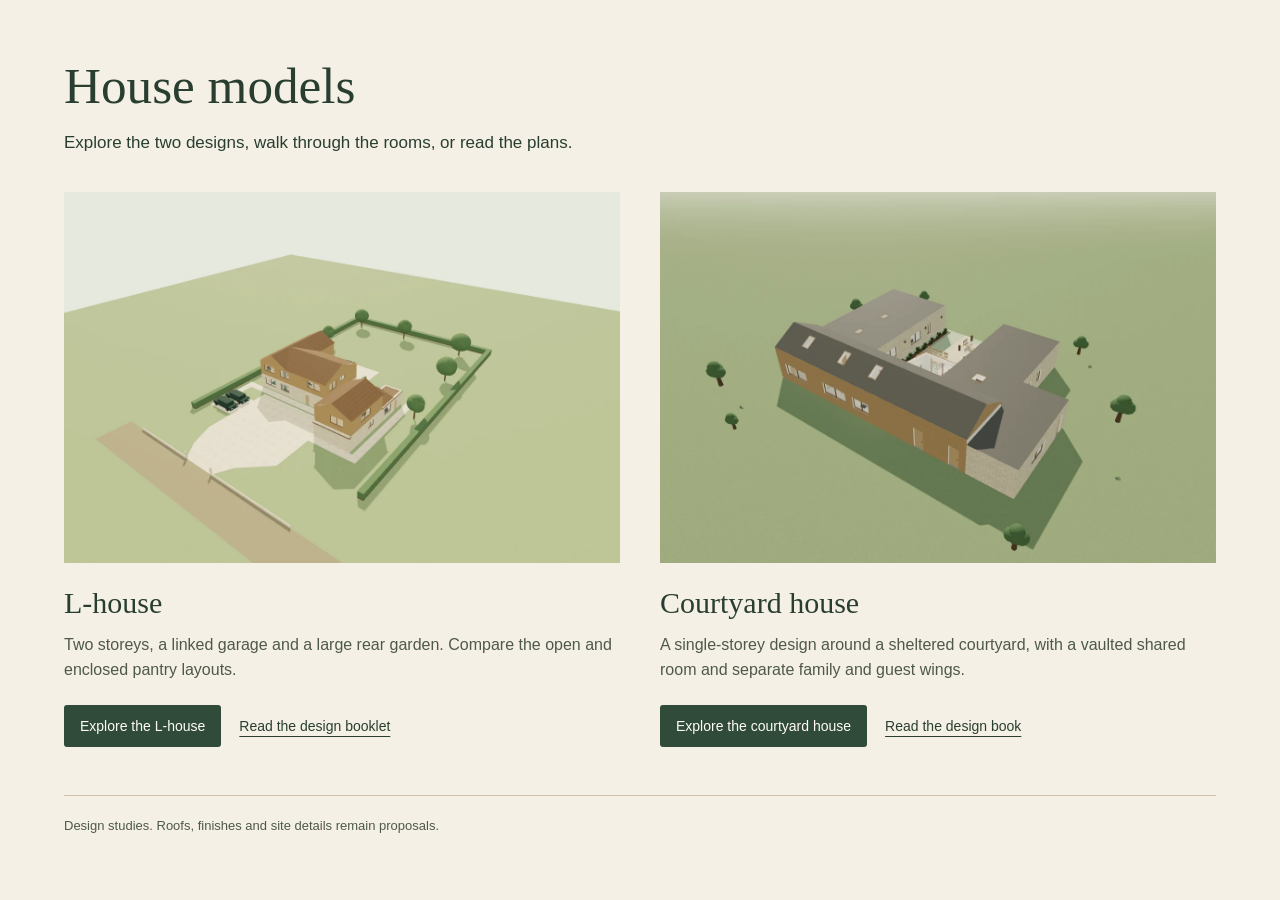
<file: index.html>
<!doctype html>
<html lang="en">
<head>
  <meta charset="utf-8"><meta name="viewport" content="width=device-width,initial-scale=1">
  <meta name="description" content="Explore two furnished house designs: the L-house and the courtyard house.">
  <link rel="icon" href="data:,"><link rel="stylesheet" href="./site/site.css">
  <title>House models</title>
</head>
<body>
  <header><h1>House models</h1><p>Explore the two designs, walk through the rooms, or read the plans.</p></header>
  <main>
    <article>
      <a class="preview" href="./viewer-l-house/" tabindex="-1" aria-hidden="true"><img src="./site/images/l-house.webp" width="1200" height="800" alt="" fetchpriority="high"></a>
      <div class="description"><h2><a href="./viewer-l-house/">L-house</a></h2><p>Two storeys, a linked garage and a large rear garden. Compare the open and enclosed pantry layouts.</p><div class="links"><a class="explore" href="./viewer-l-house/">Explore the L-house</a><a href="./output/pdf/l-house-design-booklet.pdf">Read the design booklet</a></div></div>
    </article>
    <article>
      <a class="preview" href="./viewer/" tabindex="-1" aria-hidden="true"><img src="./site/images/courtyard.webp" width="1200" height="800" alt="" loading="lazy"></a>
      <div class="description"><h2><a href="./viewer/">Courtyard house</a></h2><p>A single-storey design around a sheltered courtyard, with a vaulted shared room and separate family and guest wings.</p><div class="links"><a class="explore" href="./viewer/">Explore the courtyard house</a><a href="./output/pdf/house-design-book.pdf">Read the design book</a></div></div>
    </article>
  </main>
  <footer>Design studies. Roofs, finishes and site details remain proposals.</footer>
</body>
</html>
</file>
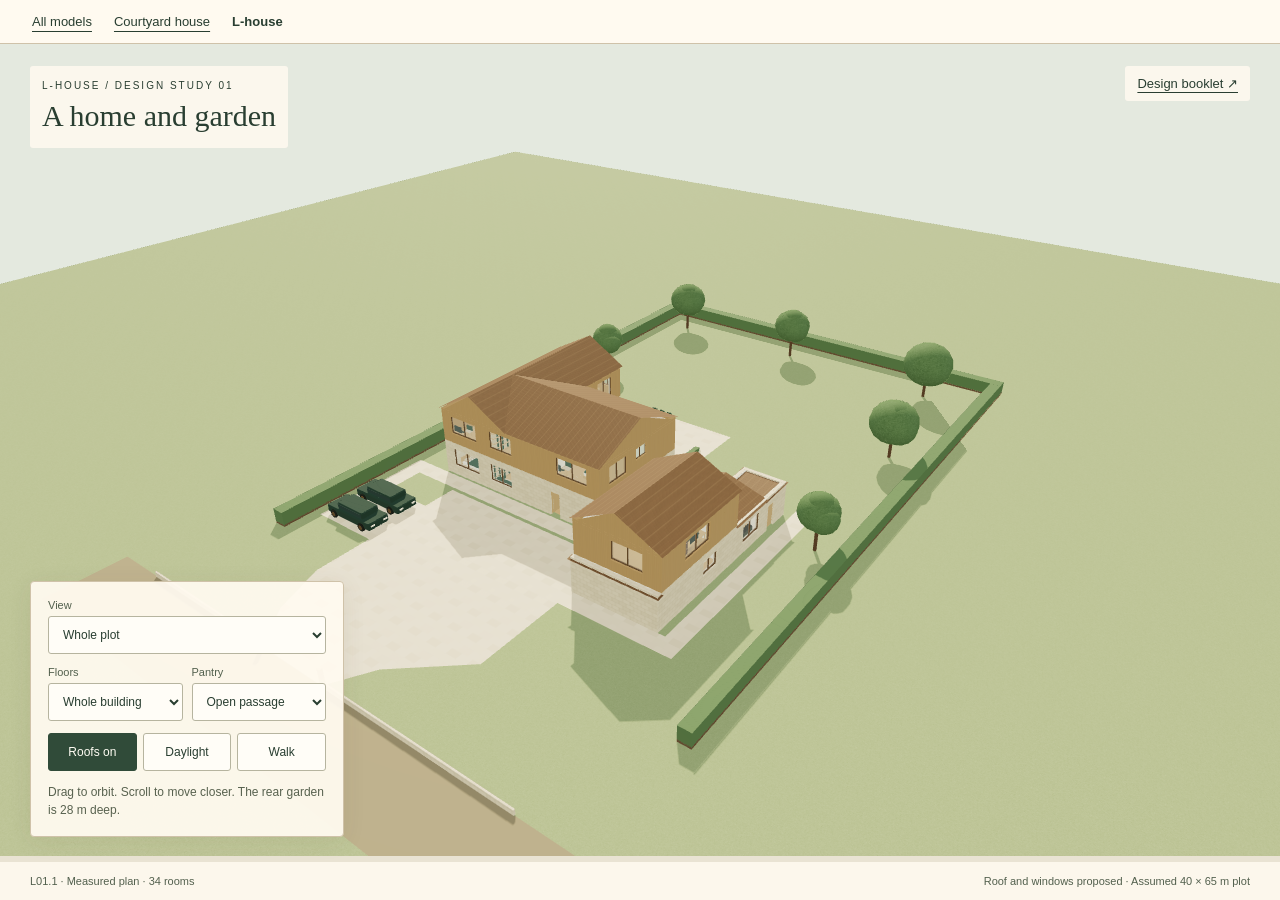
<file: viewer-l-house/index.html>
<!doctype html>
<html lang="en">
<head>
  <meta charset="utf-8"><meta name="viewport" content="width=device-width,initial-scale=1">
  <link rel="icon" href="data:,">
  <title>L-house | A home and garden</title>
  <link rel="stylesheet" href="./styles.css">
  <link rel="stylesheet" href="../site/model-nav.css">
  <script type="importmap">{"imports":{"three":"../viewer/vendor/three.module.js","three/addons/controls/OrbitControls.js":"../viewer/vendor/OrbitControls.js"}}</script>
</head>
<body>
  <nav class="model-nav" aria-label="House models"><a href="../">All models</a><a href="../viewer/">Courtyard house</a><a href="../viewer-l-house/" aria-current="page">L-house</a></nav>
  <main id="scene" aria-label="Interactive house model"></main>
  <header><div><span class="eyebrow">L-HOUSE / DESIGN STUDY 01</span><h1>A home and garden</h1></div><a href="../output/pdf/l-house-design-booklet.pdf" target="_blank">Design booklet ↗</a></header>
  <section id="controls" aria-label="Explore the house">
    <label for="view">View</label><select id="view"><option value="overview">Whole plot</option><option value="arrival">Arrival</option><option value="garden">From the garden</option><option value="ground">Ground-floor plan</option><option value="first">First-floor plan</option><option value="living">Living and dining</option><option value="kitchen">Kitchen and pantry</option><option value="parents">Parents suite</option><option value="office">Office and guest room</option><option value="garage">Garage and gym</option></select>
    <div class="fields"><label>Floors<select id="floor"><option value="all">Whole building</option><option value="ground">Ground floor</option><option value="first">First floor</option></select></label><label>Pantry<select id="pantry"><option value="default">Open passage</option><option value="enclosed">Enclosed</option></select></label></div>
    <label id="office-field" hidden>Office use<select id="office"><option value="work">Work</option><option value="guest">Guest bed open</option></select></label>
    <div class="buttons"><button id="roof" aria-pressed="true">Roofs on</button><button id="light" aria-pressed="false">Daylight</button><button id="walk" aria-pressed="false">Walk</button></div>
    <p id="note" aria-live="polite">Loading the measured model…</p>
    <div id="walking" hidden><div class="buttons"><button id="mouse-look">Mouse look</button><button id="door" disabled>Point at a door</button></div><p>Arrow keys move and turn. WASD moves. Drag to look. Space operates a door. Escape stops.</p></div>
  </section>
  <div id="aim" hidden aria-hidden="true">+</div>
  <div id="touch-walk" hidden aria-label="Walk controls"><button data-key="ArrowLeft" aria-label="Turn left">↶</button><button data-key="ArrowUp" aria-label="Move forward">↑</button><button data-key="ArrowRight" aria-label="Turn right">↷</button><button data-key="ArrowDown" aria-label="Move backward">↓</button></div>
  <footer><span id="status">Preparing the house…</span><span>Roof and windows proposed · Assumed 40 × 65 m plot</span></footer>
  <script type="module" src="./main.js"></script>
</body>
</html>
</file>
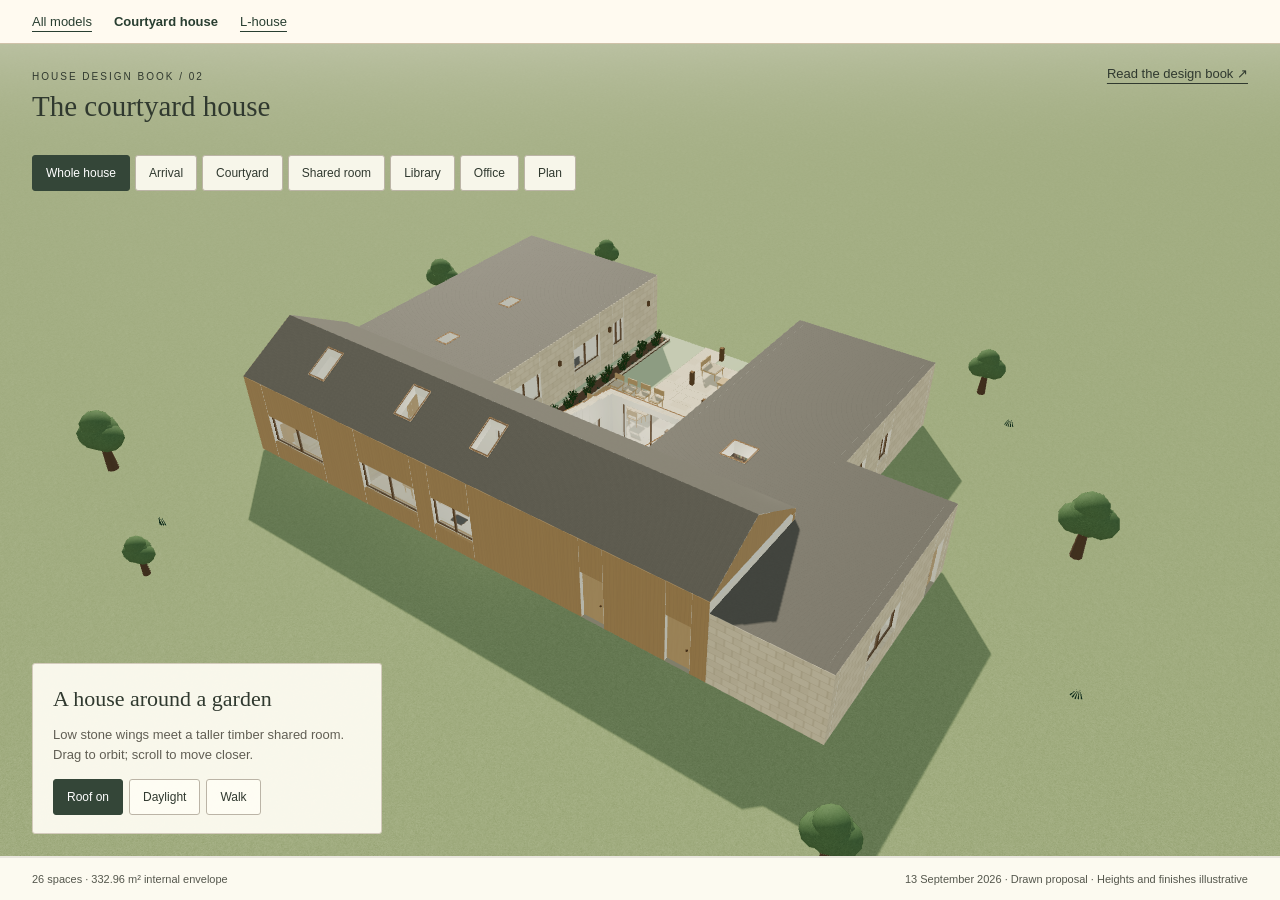
<file: viewer/index.html>
<!doctype html>
<html lang="en">
<head>
  <meta charset="utf-8"><meta name="viewport" content="width=device-width,initial-scale=1">
  <title>The courtyard house | Design book 02</title>
  <link rel="stylesheet" href="./styles.css">
  <link rel="stylesheet" href="../site/model-nav.css">
  <script type="importmap">{"imports":{"three":"./vendor/three.module.js","three/addons/controls/OrbitControls.js":"./vendor/OrbitControls.js"}}</script>
</head>
<body>
  <nav class="model-nav" aria-label="House models"><a href="../">All models</a><a href="../viewer/" aria-current="page">Courtyard house</a><a href="../viewer-l-house/">L-house</a></nav>
  <div id="scene"></div>
  <header><div><span class="eyebrow">HOUSE DESIGN BOOK / 02</span><h1>The courtyard house</h1></div><a href="../output/pdf/house-design-book.pdf" target="_blank">Read the design book ↗</a></header>
  <nav aria-label="House views">
    <button data-view="overview" class="active">Whole house</button><button data-view="arrival">Arrival</button><button data-view="courtyard">Courtyard</button><button data-view="living">Shared room</button><button data-view="library">Library</button><button data-view="office">Office</button><button data-view="plan">Plan</button>
  </nav>
  <aside><p id="view-title">A house around a garden</p><p id="view-note">Drag to orbit. Scroll to move closer. Use the views to explore inside.</p><div class="options"><button id="roof-toggle" aria-pressed="true">Roof on</button><button id="light-toggle" aria-pressed="false">Daylight</button><button id="walk-toggle" aria-pressed="false">Walk</button></div><div id="walk-controls" hidden><button id="mouse-look" aria-pressed="false">Mouse look</button></div><label id="office-control" hidden>Office use <select id="office-state"><option>Professional</option><option>Personal</option><option>Night</option></select></label></aside>
  <div id="walk-aim" hidden aria-hidden="true">+</div>
  <p id="door-hint" hidden role="status"></p>
  <footer><span id="status">Loading the house…</span><span>13 September 2026 · Drawn proposal · Heights and finishes illustrative</span></footer>
  <script type="module" src="./main.js"></script>
</body>
</html>
</file>
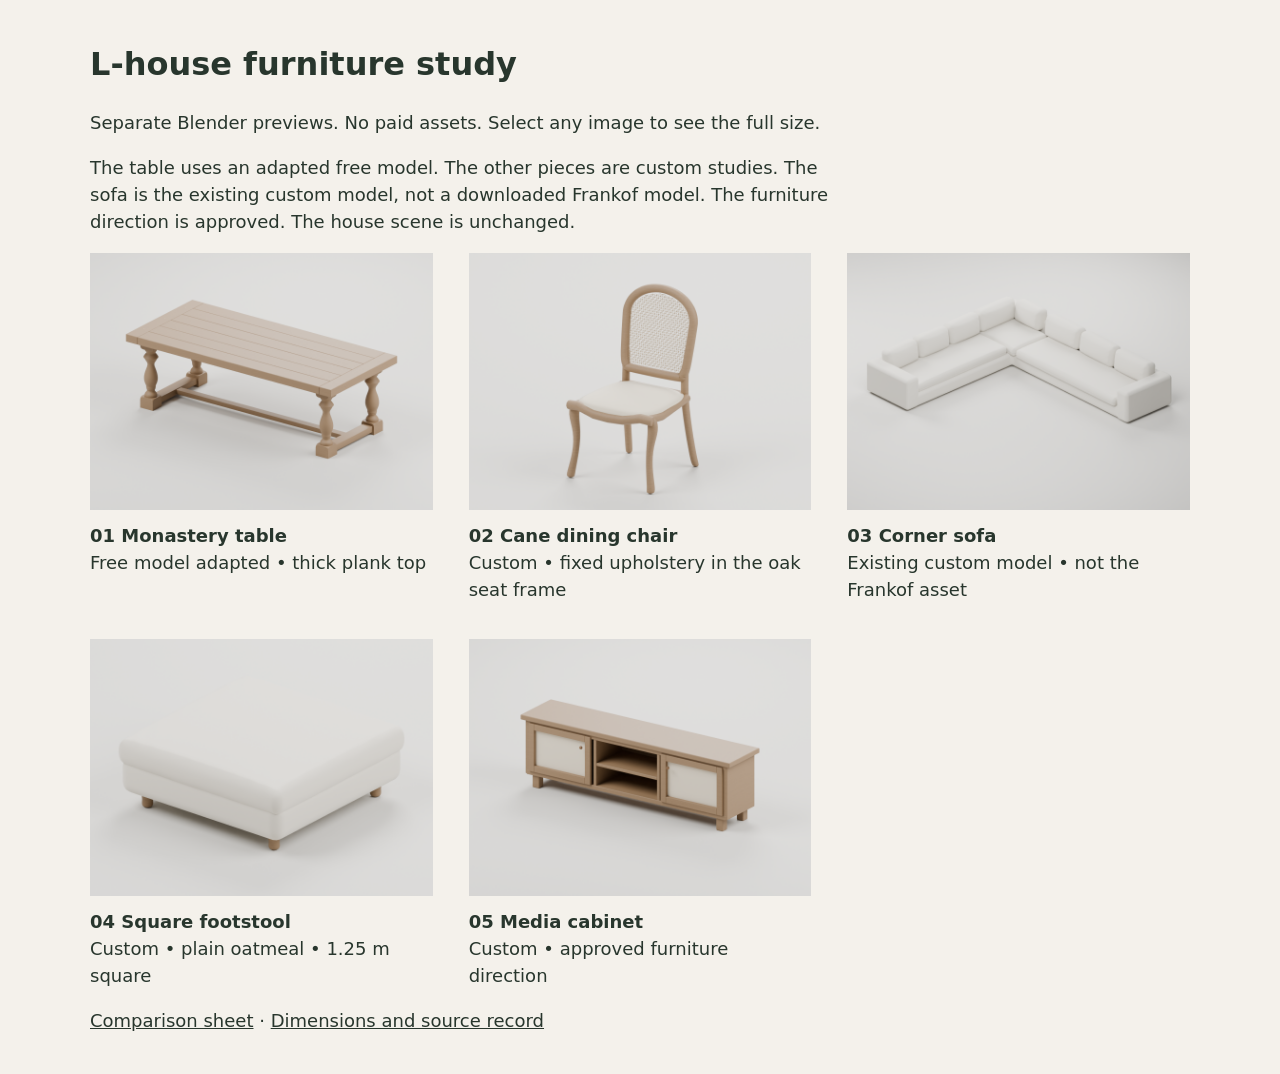
<file: output/blender/furniture-study/index.html>
<!doctype html><html lang="en"><meta charset="utf-8"><meta name="viewport" content="width=device-width,initial-scale=1"><title>L-house furniture study</title><style>body{max-width:1100px;margin:40px auto;padding:0 24px;background:#f4f1eb;color:#28362d;font:18px/1.5 system-ui}h1{font-size:32px}main{display:grid;grid-template-columns:repeat(auto-fit,minmax(320px,1fr));gap:36px}figure{margin:0}img{width:100%;display:block}figcaption{padding-top:12px}p{max-width:760px}a{color:inherit}</style><h1>L-house furniture study</h1><p>Separate Blender previews. No paid assets. Select any image to see the full size.</p><p>The table uses an adapted free model. The other pieces are custom studies. The sofa is the existing custom model, not a downloaded Frankof model. The furniture direction is approved. The house scene is unchanged.</p><main><figure><a href="table.png"><img src="table.png" alt="01  Monastery table"></a><figcaption><b>01  Monastery table</b><br>Free model adapted • thick plank top</figcaption></figure><figure><a href="chair.png"><img src="chair.png" alt="02  Cane dining chair"></a><figcaption><b>02  Cane dining chair</b><br>Custom • fixed upholstery in the oak seat frame</figcaption></figure><figure><a href="sofa.png"><img src="sofa.png" alt="03  Corner sofa"></a><figcaption><b>03  Corner sofa</b><br>Existing custom model • not the Frankof asset</figcaption></figure><figure><a href="footstool.png"><img src="footstool.png" alt="04  Square footstool"></a><figcaption><b>04  Square footstool</b><br>Custom • plain oatmeal • 1.25 m square</figcaption></figure><figure><a href="media-cabinet.png"><img src="media-cabinet.png" alt="05  Media cabinet"></a><figcaption><b>05  Media cabinet</b><br>Custom • approved furniture direction</figcaption></figure></main><p><a href="review-sheet.jpg">Comparison sheet</a> · <a href="report.json">Dimensions and source record</a></p></html>
</file>
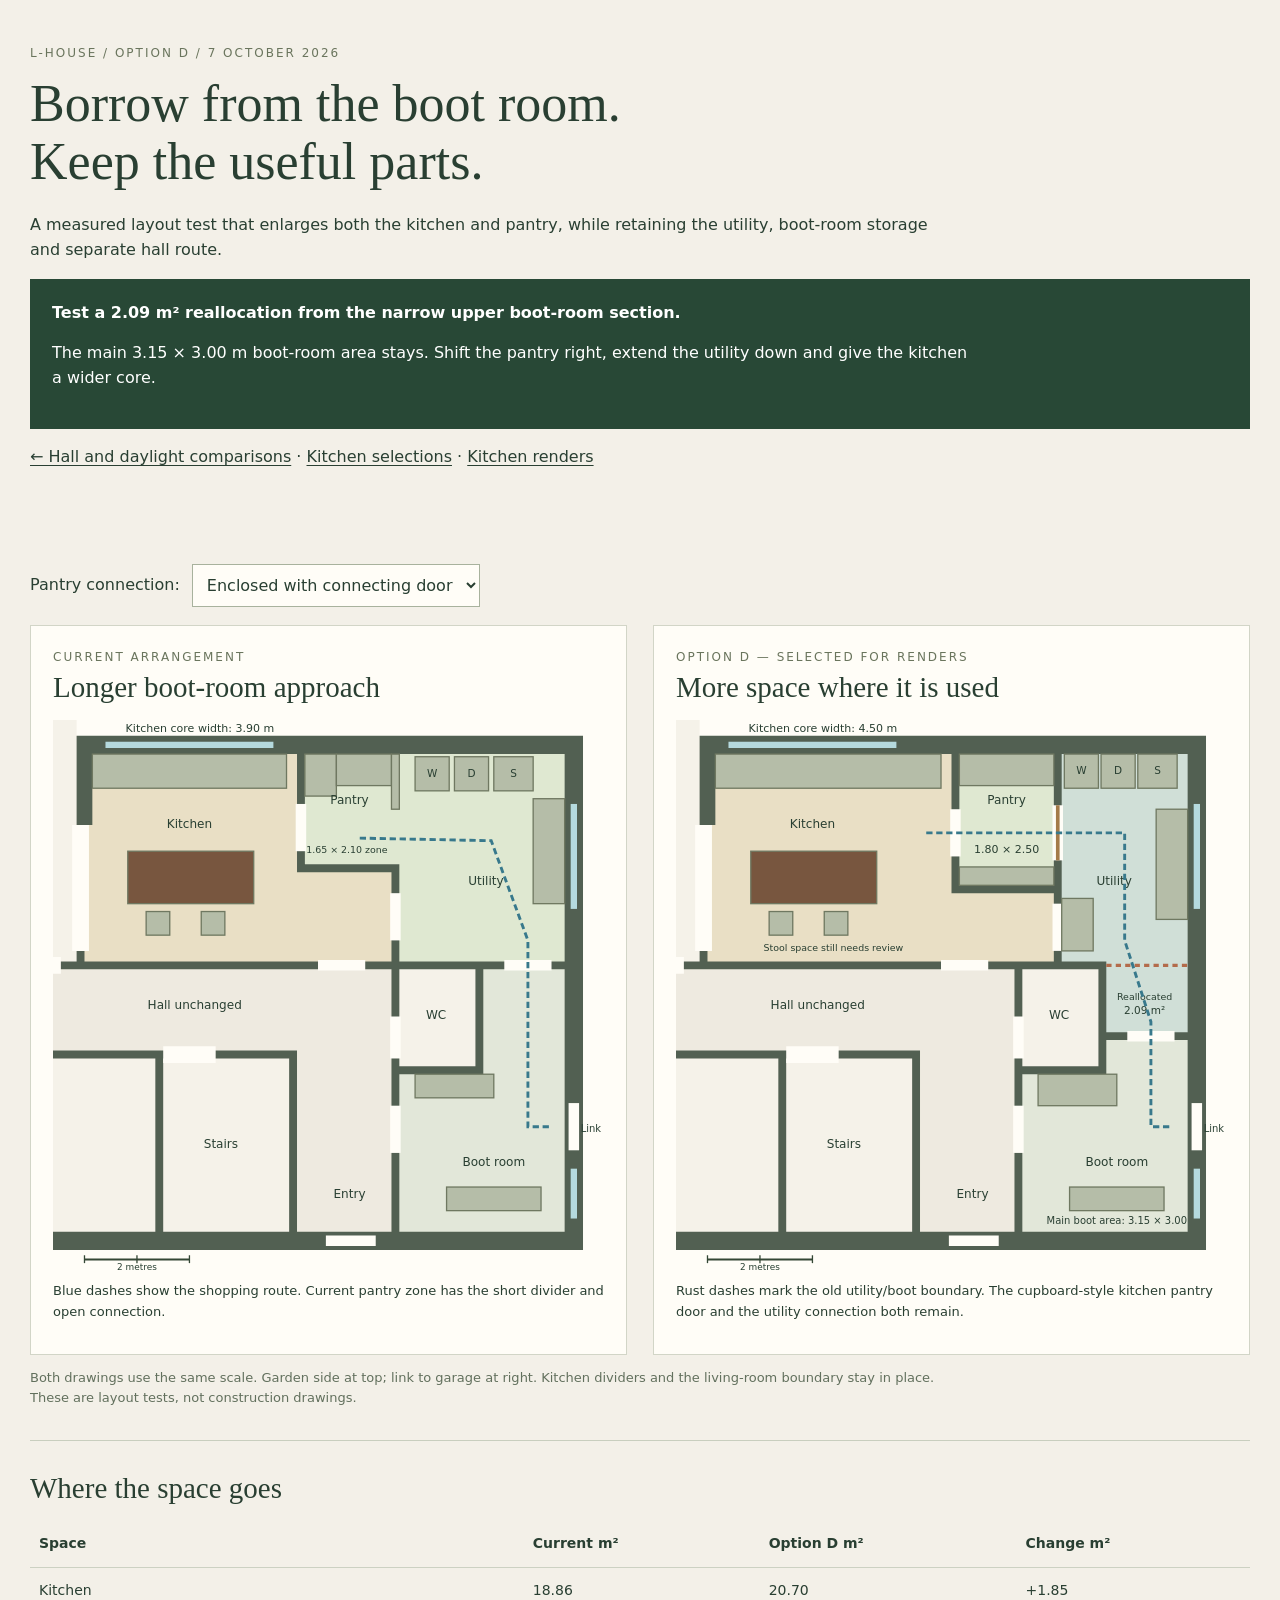
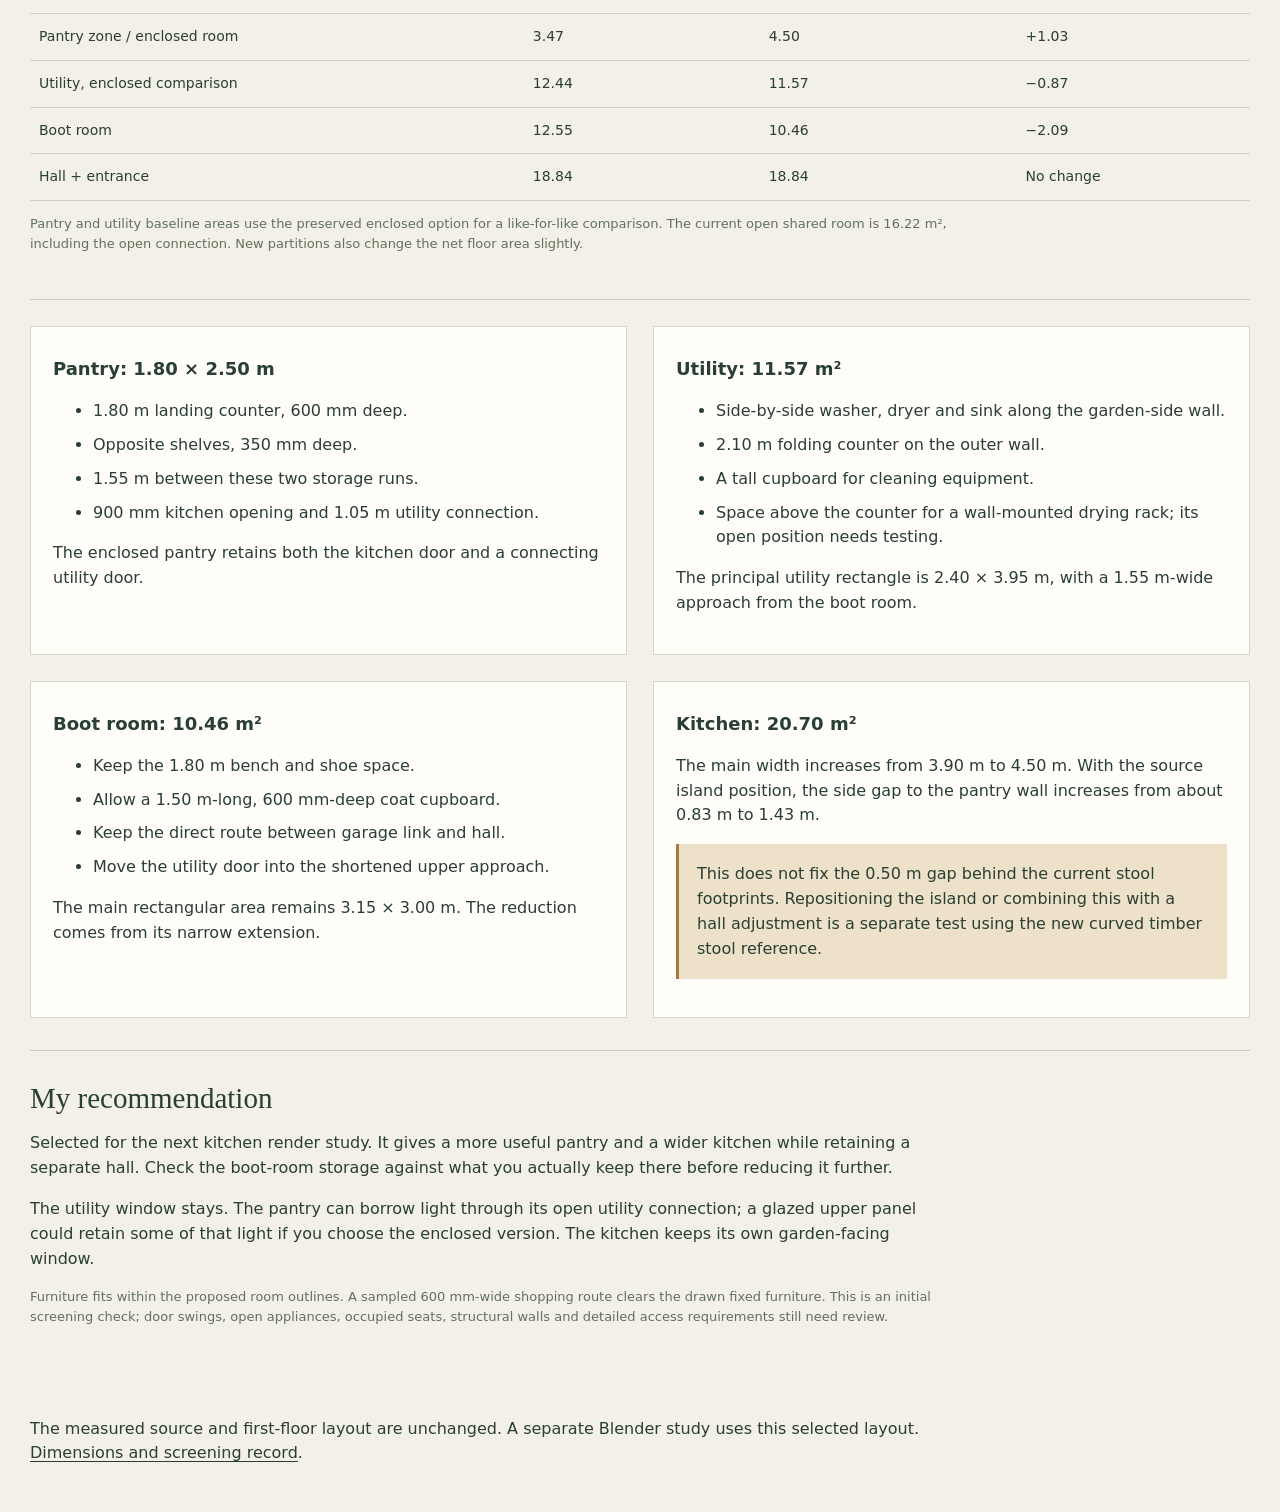
<file: output/design/kitchen-selections/boot-room.html>
<!doctype html><html lang="en"><head><meta charset="utf-8"><meta name="viewport" content="width=device-width,initial-scale=1"><title>L-house · Boot room reallocation</title><style>*{box-sizing:border-box}body{margin:0;background:#f3f0e8;color:#293f32;font:16px/1.55 system-ui}header,main,footer{max-width:1320px;margin:auto;padding:30px}header{padding-top:44px}h1{font:normal clamp(34px,4.5vw,52px)/1.12 Georgia,serif;margin:12px 0 22px}h2{font:normal 29px Georgia,serif;margin:5px 0 16px}h3{font-size:18px;margin:6px 0 12px}p{max-width:920px}.eyebrow{font-size:12px;letter-spacing:2px;text-transform:uppercase;color:#6a755d}a{color:inherit;text-underline-offset:3px}.summary{padding:22px;background:#284836;color:white}.grid{display:grid;grid-template-columns:1fr 1fr;gap:26px}.card{padding:22px;background:#fffdf7;border:1px solid #d2d5c7;min-width:0}svg{width:100%;height:auto;display:block}.note{font-size:13px;color:#62705d}.caption{font-size:13px;margin:10px 0}.controls{display:flex;align-items:center;flex-wrap:wrap;gap:12px;margin:18px 0}select{padding:10px;font:inherit;color:inherit;background:#fffdf7;border:1px solid #a8b29d}.section{margin-top:32px;padding-top:26px;border-top:1px solid #c8cebe}table{border-collapse:collapse;width:100%;font-size:14px}th,td{padding:12px 9px;text-align:left;border-bottom:1px solid #ccd1c2}.overflow{overflow-x:auto}.callout{padding:18px;background:#ede1c9;border-left:3px solid #a87943}li{margin:9px 0}.pantry-door{display:none}body.closed .pantry-door{display:block}@media(max-width:800px){.grid{grid-template-columns:1fr}header,main,footer{padding:20px}.card{padding:14px}table{font-size:12px}td,th{padding:8px 5px}}@media print{.controls{display:none}.grid{grid-template-columns:1fr 1fr}.section{break-inside:avoid}header,main,footer{padding:15px}}</style></head><body class="closed"><header><div class="eyebrow">L-house / Option D / 7 October 2026</div><h1>Borrow from the boot room.<br>Keep the useful parts.</h1><p>A measured layout test that enlarges both the kitchen and pantry, while retaining the utility, boot-room storage and separate hall route.</p><div class="summary"><strong>Test a 2.09 m² reallocation from the narrow upper boot-room section.</strong><p>The main 3.15 × 3.00 m boot-room area stays. Shift the pantry right, extend the utility down and give the kitchen a wider core.</p></div><p><a href="zoning.html">← Hall and daylight comparisons</a> · <a href="index.html">Kitchen selections</a> · <a href="renders.html">Kitchen renders</a></p></header><main><div class="controls"><label for="pantryState">Pantry connection:</label><select id="pantryState"><option value="open">Open utility passage</option><option value="closed" selected>Enclosed with connecting door</option></select></div><div class="grid"><div class="card"><div class="eyebrow">Current arrangement</div><h2>Longer boot-room approach</h2><svg viewBox="6.1 4.7 10.5 10.5" role="img" aria-label="Current kitchen pantry utility and boot room plan"><rect x="6.1" y="4.7" width="10.5" height="10.5" fill="#fffdf7"/><path d="M6.1 5H16.2V14.8H6.1Z" fill="#526052"/><polygon points="0.35,0.35 6.55,0.35 6.55,9.299999999999999 0.35,9.299999999999999" fill="#f5f2e9"/><polygon points="6.85,5.35 10.75,5.35 10.75,7.6 12.55,7.6 12.55,9.3 6.7,9.3 6.7,6.7 6.85,6.7" fill="#e9dfc5"/><polygon points="10.9,5.35 15.85,5.35 15.85,9.3 12.7,9.3 12.7,7.45 10.9,7.45" fill="#dfe8d1"/><polygon points="2.2,9.45 4.25,9.45 4.25,14.45 0.35,14.45 0.35,11.7 2.2,11.7" fill="#f5f2e9"/><polygon points="0.35,9.45 2.05,9.45 2.05,11.549999999999999 0.35,11.549999999999999" fill="#f5f2e9"/><polygon points="4.4,11.15 8.05,11.15 8.05,14.45 4.4,14.45" fill="#f5f2e9"/><polygon points="4.4,9.45 12.55,9.45 12.55,14.45 10.75,14.45 10.75,11 4.4,11" fill="#eeeae0"/><polygon points="8.2,11.15 10.6,11.15 10.6,14.45 8.2,14.45" fill="#f5f2e9"/><polygon points="14.3,9.45 15.85,9.45 15.85,14.45 12.7,14.45 12.7,11.45 14.3,11.45" fill="#e2e7d9"/><polygon points="12.7,9.45 14.149999999999999,9.45 14.149999999999999,11.299999999999999 12.7,11.299999999999999" fill="#f5f2e9"/><line x1="12.625" y1="5.35" x2="12.625" y2="6.4" stroke="#748266" stroke-width="0.15" /><line x1="11.3" y1="14.625" x2="12.25" y2="14.625" stroke="#fffdf7" stroke-width="0.2" /><line x1="12.625" y1="12.05" x2="12.625" y2="12.950000000000001" stroke="#fffdf7" stroke-width="0.2" /><line x1="16.025" y1="12" x2="16.025" y2="12.9" stroke="#fffdf7" stroke-width="0.2" /><line x1="11.15" y1="9.375" x2="12.05" y2="9.375" stroke="#fffdf7" stroke-width="0.2" /><line x1="10.825" y1="6.3" x2="10.825" y2="7.2" stroke="#fffdf7" stroke-width="0.2" /><line x1="12.625" y1="8" x2="12.625" y2="8.9" stroke="#fffdf7" stroke-width="0.2" /><line x1="14.7" y1="9.375" x2="15.6" y2="9.375" stroke="#fffdf7" stroke-width="0.2" /><line x1="4.325" y1="9.7" x2="4.325" y2="10.6" stroke="#fffdf7" stroke-width="0.2" /><line x1="2.125" y1="9.7" x2="2.125" y2="10.5" stroke="#fffdf7" stroke-width="0.2" /><line x1="5.1" y1="11.075" x2="6.0" y2="11.075" stroke="#fffdf7" stroke-width="0.2" /><line x1="12.625" y1="10.35" x2="12.625" y2="11.15" stroke="#fffdf7" stroke-width="0.2" /><line x1="6.625" y1="6.7" x2="6.625" y2="9.1" stroke="#fffdf7" stroke-width="0.32" /><line x1="4.65" y1="9.375" x2="6.25" y2="9.375" stroke="#fffdf7" stroke-width="0.32" /><line x1="8.2" y1="11.075" x2="9.2" y2="11.075" stroke="#fffdf7" stroke-width="0.32" /><line x1="7.1" y1="5.175" x2="10.3" y2="5.175" stroke="#b5dade" stroke-width="0.12" /><line x1="16.025" y1="6.3" x2="16.025" y2="8.3" stroke="#b5dade" stroke-width="0.12" /><line x1="16.025" y1="13.25" x2="16.025" y2="14.2" stroke="#b5dade" stroke-width="0.12" /><rect x="6.85" y="5.35" width="3.7" height="0.65" fill="#b5bda8" stroke="#6f7861" stroke-width=".025"/><rect x="7.525" y="7.2" width="2.4" height="1" fill="#78563f" stroke="#6f7861" stroke-width=".025"/><rect x="7.875" y="8.35" width="0.45" height="0.45" fill="#b5bda8" stroke="#6f7861" stroke-width=".025"/><rect x="8.925" y="8.35" width="0.45" height="0.45" fill="#b5bda8" stroke="#6f7861" stroke-width=".025"/><rect x="13" y="5.4" width="0.65" height="0.65" fill="#b5bda8" stroke="#6f7861" stroke-width=".025"/><text x="13.325" y="5.785" font-size="0.2" text-anchor="middle" fill="#293f32" font-family="system-ui">W</text><rect x="13.75" y="5.4" width="0.65" height="0.65" fill="#b5bda8" stroke="#6f7861" stroke-width=".025"/><text x="14.075" y="5.785" font-size="0.2" text-anchor="middle" fill="#293f32" font-family="system-ui">D</text><rect x="14.5" y="5.4" width="0.75" height="0.65" fill="#b5bda8" stroke="#6f7861" stroke-width=".025"/><text x="14.875" y="5.785" font-size="0.2" text-anchor="middle" fill="#293f32" font-family="system-ui">S</text><rect x="15.25" y="6.2" width="0.6" height="2" fill="#b5bda8" stroke="#6f7861" stroke-width=".025"/><rect x="13.6" y="13.6" width="1.8" height="0.45" fill="#b5bda8" stroke="#6f7861" stroke-width=".025"/><rect x="13" y="11.45" width="1.5" height="0.45" fill="#b5bda8" stroke="#6f7861" stroke-width=".025"/><rect x="10.9" y="5.35" width="0.6" height="0.8" fill="#b5bda8" stroke="#6f7861" stroke-width=".025"/><rect x="11.5" y="5.35" width="1.05" height="0.6" fill="#b5bda8" stroke="#6f7861" stroke-width=".025"/><rect x="12.55" y="5.35" width="0.15" height="1.05" fill="#b5bda8" stroke="#6f7861" stroke-width=".025"/><text x="8.7" y="6.75" font-size="0.23" text-anchor="middle" fill="#293f32" font-family="system-ui">Kitchen</text><text x="11.75" y="6.3" font-size="0.23" text-anchor="middle" fill="#293f32" font-family="system-ui">Pantry</text><text x="14.35" y="7.85" font-size="0.23" text-anchor="middle" fill="#293f32" font-family="system-ui">Utility</text><text x="14.5" y="13.2" font-size="0.23" text-anchor="middle" fill="#293f32" font-family="system-ui">Boot room</text><text x="13.4" y="10.4" font-size="0.23" text-anchor="middle" fill="#293f32" font-family="system-ui">WC</text><text x="9.3" y="12.85" font-size="0.23" text-anchor="middle" fill="#293f32" font-family="system-ui">Stairs</text><text x="11.75" y="13.8" font-size="0.23" text-anchor="middle" fill="#293f32" font-family="system-ui">Entry</text><text x="8.8" y="10.2" font-size="0.23" text-anchor="middle" fill="#293f32" font-family="system-ui">Hall unchanged</text><text x="8.9" y="4.93" font-size="0.21" text-anchor="middle" fill="#293f32" font-family="system-ui">Kitchen core width: 3.90 m</text><text x="11.7" y="7.23" font-size="0.18" text-anchor="middle" fill="#293f32" font-family="system-ui">1.65 × 2.10 zone</text><polyline points="15.55,12.45 15.15,12.45 15.15,8.9 14.45,7.0 11.9,6.95" fill="none" stroke="#38798c" stroke-width=".055" stroke-dasharray=".12 .07"/><text x="16.35" y="12.55" font-size="0.19" text-anchor="middle" fill="#293f32" font-family="system-ui">Link</text><line x1="6.7" y1="14.98" x2="8.7" y2="14.98" stroke="#344735" stroke-width="0.04" /><line x1="6.7" y1="14.9" x2="6.7" y2="15.05" stroke="#344735" stroke-width="0.025" /><line x1="7.7" y1="14.9" x2="7.7" y2="15.05" stroke="#344735" stroke-width="0.025" /><line x1="8.7" y1="14.9" x2="8.7" y2="15.05" stroke="#344735" stroke-width="0.025" /><text x="7.7" y="15.18" font-size="0.17" text-anchor="middle" fill="#293f32" font-family="system-ui">2 metres</text></svg><p class="caption">Blue dashes show the shopping route. Current pantry zone has the short divider and open connection.</p></div><div class="card"><div class="eyebrow">Option D — selected for renders</div><h2>More space where it is used</h2><svg viewBox="6.1 4.7 10.5 10.5" role="img" aria-label="Proposed kitchen pantry utility and boot room plan"><rect x="6.1" y="4.7" width="10.5" height="10.5" fill="#fffdf7"/><path d="M6.1 5H16.2V14.8H6.1Z" fill="#526052"/><polygon points="0.35,0.35 6.55,0.35 6.55,9.299999999999999 0.35,9.299999999999999" fill="#f5f2e9"/><polygon points="6.85,5.35 11.35,5.35 11.35,8 13.3,8 13.3,9.3 6.7,9.3 6.7,6.7 6.85,6.7" fill="#e9dfc5"/><polygon points="11.5,5.35 13.3,5.35 13.3,7.85 11.5,7.85" fill="#dfe8d1"/><polygon points="2.2,9.45 4.25,9.45 4.25,14.45 0.35,14.45 0.35,11.7 2.2,11.7" fill="#f5f2e9"/><polygon points="0.35,9.45 2.05,9.45 2.05,11.549999999999999 0.35,11.549999999999999" fill="#f5f2e9"/><polygon points="4.4,11.15 8.05,11.15 8.05,14.45 4.4,14.45" fill="#f5f2e9"/><polygon points="4.4,9.45 12.55,9.45 12.55,14.45 10.75,14.45 10.75,11 4.4,11" fill="#eeeae0"/><polygon points="8.2,11.15 10.6,11.15 10.6,14.45 8.2,14.45" fill="#f5f2e9"/><polygon points="14.3,10.8 15.85,10.8 15.85,14.45 12.7,14.45 12.7,11.45 14.3,11.45" fill="#e2e7d9"/><polygon points="12.7,9.45 14.149999999999999,9.45 14.149999999999999,11.299999999999999 12.7,11.299999999999999" fill="#f5f2e9"/><polygon points="13.45,5.35 15.85,5.35 15.85,10.65 14.3,10.65 14.3,9.3 13.45,9.3" fill="#d0dfd7"/><line x1="11.3" y1="14.625" x2="12.25" y2="14.625" stroke="#fffdf7" stroke-width="0.2" /><line x1="12.625" y1="12.05" x2="12.625" y2="12.950000000000001" stroke="#fffdf7" stroke-width="0.2" /><line x1="16.025" y1="12" x2="16.025" y2="12.9" stroke="#fffdf7" stroke-width="0.2" /><line x1="11.15" y1="9.375" x2="12.05" y2="9.375" stroke="#fffdf7" stroke-width="0.2" /><line x1="4.325" y1="9.7" x2="4.325" y2="10.6" stroke="#fffdf7" stroke-width="0.2" /><line x1="2.125" y1="9.7" x2="2.125" y2="10.5" stroke="#fffdf7" stroke-width="0.2" /><line x1="5.1" y1="11.075" x2="6.0" y2="11.075" stroke="#fffdf7" stroke-width="0.2" /><line x1="12.625" y1="10.35" x2="12.625" y2="11.15" stroke="#fffdf7" stroke-width="0.2" /><line x1="11.425" y1="6.4" x2="11.425" y2="7.300000000000001" stroke="#fffdf7" stroke-width="0.2" /><line x1="13.375" y1="6.325" x2="13.375" y2="7.375" stroke="#fffdf7" stroke-width="0.2" /><line x1="13.375" y1="8.2" x2="13.375" y2="9.1" stroke="#fffdf7" stroke-width="0.2" /><line x1="14.7" y1="10.725" x2="15.6" y2="10.725" stroke="#fffdf7" stroke-width="0.2" /><line x1="6.625" y1="6.7" x2="6.625" y2="9.1" stroke="#fffdf7" stroke-width="0.32" /><line x1="4.65" y1="9.375" x2="6.25" y2="9.375" stroke="#fffdf7" stroke-width="0.32" /><line x1="8.2" y1="11.075" x2="9.2" y2="11.075" stroke="#fffdf7" stroke-width="0.32" /><line x1="7.1" y1="5.175" x2="10.3" y2="5.175" stroke="#b5dade" stroke-width="0.12" /><line x1="16.025" y1="6.3" x2="16.025" y2="8.3" stroke="#b5dade" stroke-width="0.12" /><line x1="16.025" y1="13.25" x2="16.025" y2="14.2" stroke="#b5dade" stroke-width="0.12" /><rect x="6.85" y="5.35" width="4.3" height="0.65" fill="#b5bda8" stroke="#6f7861" stroke-width=".025"/><rect x="7.525" y="7.2" width="2.4" height="1" fill="#78563f" stroke="#6f7861" stroke-width=".025"/><rect x="7.875" y="8.35" width="0.45" height="0.45" fill="#b5bda8" stroke="#6f7861" stroke-width=".025"/><rect x="8.925" y="8.35" width="0.45" height="0.45" fill="#b5bda8" stroke="#6f7861" stroke-width=".025"/><rect x="11.5" y="5.35" width="1.8" height="0.6" fill="#b5bda8" stroke="#6f7861" stroke-width=".025"/><rect x="11.5" y="7.5" width="1.8" height="0.35" fill="#b5bda8" stroke="#6f7861" stroke-width=".025"/><rect x="13.5" y="5.35" width="0.65" height="0.65" fill="#b5bda8" stroke="#6f7861" stroke-width=".025"/><text x="13.825" y="5.734999999999999" font-size="0.2" text-anchor="middle" fill="#293f32" font-family="system-ui">W</text><rect x="14.2" y="5.35" width="0.65" height="0.65" fill="#b5bda8" stroke="#6f7861" stroke-width=".025"/><text x="14.524999999999999" y="5.734999999999999" font-size="0.2" text-anchor="middle" fill="#293f32" font-family="system-ui">D</text><rect x="14.9" y="5.35" width="0.75" height="0.65" fill="#b5bda8" stroke="#6f7861" stroke-width=".025"/><text x="15.275" y="5.734999999999999" font-size="0.2" text-anchor="middle" fill="#293f32" font-family="system-ui">S</text><rect x="15.25" y="6.4" width="0.6" height="2.1" fill="#b5bda8" stroke="#6f7861" stroke-width=".025"/><rect x="13.45" y="8.1" width="0.6" height="1" fill="#b5bda8" stroke="#6f7861" stroke-width=".025"/><rect x="13" y="11.45" width="1.5" height="0.6" fill="#b5bda8" stroke="#6f7861" stroke-width=".025"/><rect x="13.6" y="13.6" width="1.8" height="0.45" fill="#b5bda8" stroke="#6f7861" stroke-width=".025"/><text x="8.7" y="6.75" font-size="0.23" text-anchor="middle" fill="#293f32" font-family="system-ui">Kitchen</text><text x="12.4" y="6.3" font-size="0.23" text-anchor="middle" fill="#293f32" font-family="system-ui">Pantry</text><text x="14.45" y="7.85" font-size="0.23" text-anchor="middle" fill="#293f32" font-family="system-ui">Utility</text><text x="14.5" y="13.2" font-size="0.23" text-anchor="middle" fill="#293f32" font-family="system-ui">Boot room</text><text x="13.4" y="10.4" font-size="0.23" text-anchor="middle" fill="#293f32" font-family="system-ui">WC</text><text x="9.3" y="12.85" font-size="0.23" text-anchor="middle" fill="#293f32" font-family="system-ui">Stairs</text><text x="11.75" y="13.8" font-size="0.23" text-anchor="middle" fill="#293f32" font-family="system-ui">Entry</text><text x="8.8" y="10.2" font-size="0.23" text-anchor="middle" fill="#293f32" font-family="system-ui">Hall unchanged</text><line x1="14.3" y1="9.375" x2="15.85" y2="9.375" stroke="#b36b4b" stroke-width="0.06" stroke-dasharray=".1 .08"/><text x="15.03" y="10.04" font-size="0.18" text-anchor="middle" fill="#293f32" font-family="system-ui">Reallocated</text><text x="15.03" y="10.3" font-size="0.2" text-anchor="middle" fill="#293f32" font-family="system-ui">2.09 m²</text><line class="pantry-door" x1="13.375" y1="6.325" x2="13.375" y2="7.375" stroke="#a47a48" stroke-width=".07"/><text x="12.4" y="7.24" font-size="0.21" text-anchor="middle" fill="#293f32" font-family="system-ui">1.80 × 2.50</text><text x="14.5" y="14.3" font-size="0.19" text-anchor="middle" fill="#293f32" font-family="system-ui">Main boot area: 3.15 × 3.00</text><text x="9.1" y="9.1" font-size="0.18" text-anchor="middle" fill="#293f32" font-family="system-ui">Stool space still needs review</text><text x="8.9" y="4.93" font-size="0.21" text-anchor="middle" fill="#293f32" font-family="system-ui">Kitchen core width: 4.50 m</text><polyline points="15.5,12.45 15.15,12.45 15.15,10.45 14.65,8.9 14.65,6.85 12.4,6.85 10.85,6.85" fill="none" stroke="#38798c" stroke-width=".055" stroke-dasharray=".12 .07"/><text x="16.35" y="12.55" font-size="0.19" text-anchor="middle" fill="#293f32" font-family="system-ui">Link</text><line x1="6.7" y1="14.98" x2="8.7" y2="14.98" stroke="#344735" stroke-width="0.04" /><line x1="6.7" y1="14.9" x2="6.7" y2="15.05" stroke="#344735" stroke-width="0.025" /><line x1="7.7" y1="14.9" x2="7.7" y2="15.05" stroke="#344735" stroke-width="0.025" /><line x1="8.7" y1="14.9" x2="8.7" y2="15.05" stroke="#344735" stroke-width="0.025" /><text x="7.7" y="15.18" font-size="0.17" text-anchor="middle" fill="#293f32" font-family="system-ui">2 metres</text></svg><p class="caption">Rust dashes mark the old utility/boot boundary. The cupboard-style kitchen pantry door and the utility connection both remain.</p></div></div><p class="note">Both drawings use the same scale. Garden side at top; link to garage at right. Kitchen dividers and the living-room boundary stay in place. These are layout tests, not construction drawings.</p><div class="section overflow"><h2>Where the space goes</h2><table><thead><tr><th>Space</th><th>Current m²</th><th>Option D m²</th><th>Change m²</th></tr></thead><tbody><tr><td>Kitchen</td><td>18.86</td><td>20.70</td><td>+1.85</td></tr><tr><td>Pantry zone / enclosed room</td><td>3.47</td><td>4.50</td><td>+1.03</td></tr><tr><td>Utility, enclosed comparison</td><td>12.44</td><td>11.57</td><td>−0.87</td></tr><tr><td>Boot room</td><td>12.55</td><td>10.46</td><td>−2.09</td></tr><tr><td>Hall + entrance</td><td>18.84</td><td>18.84</td><td>No change</td></tr></tbody></table><p class="note">Pantry and utility baseline areas use the preserved enclosed option for a like-for-like comparison. The current open shared room is 16.22 m², including the open connection. New partitions also change the net floor area slightly.</p></div><div class="grid section"><div class="card"><h3>Pantry: 1.80 × 2.50 m</h3><ul><li>1.80 m landing counter, 600 mm deep.</li><li>Opposite shelves, 350 mm deep.</li><li>1.55 m between these two storage runs.</li><li>900 mm kitchen opening and 1.05 m utility connection.</li></ul><p id="stateText">The enclosed pantry retains both the kitchen door and a connecting utility door.</p></div><div class="card"><h3>Utility: 11.57 m²</h3><ul><li>Side-by-side washer, dryer and sink along the garden-side wall.</li><li>2.10 m folding counter on the outer wall.</li><li>A tall cupboard for cleaning equipment.</li><li>Space above the counter for a wall-mounted drying rack; its open position needs testing.</li></ul><p>The principal utility rectangle is 2.40 × 3.95 m, with a 1.55 m-wide approach from the boot room.</p></div><div class="card"><h3>Boot room: 10.46 m²</h3><ul><li>Keep the 1.80 m bench and shoe space.</li><li>Allow a 1.50 m-long, 600 mm-deep coat cupboard.</li><li>Keep the direct route between garage link and hall.</li><li>Move the utility door into the shortened upper approach.</li></ul><p>The main rectangular area remains 3.15 × 3.00 m. The reduction comes from its narrow extension.</p></div><div class="card"><h3>Kitchen: 20.70 m²</h3><p>The main width increases from 3.90 m to 4.50 m. With the source island position, the side gap to the pantry wall increases from about 0.83 m to 1.43 m.</p><p class="callout">This does not fix the 0.50 m gap behind the current stool footprints. Repositioning the island or combining this with a hall adjustment is a separate test using the new curved timber stool reference.</p></div></div><div class="section"><h2>My recommendation</h2><p>Selected for the next kitchen render study. It gives a more useful pantry and a wider kitchen while retaining a separate hall. Check the boot-room storage against what you actually keep there before reducing it further.</p><p>The utility window stays. The pantry can borrow light through its open utility connection; a glazed upper panel could retain some of that light if you choose the enclosed version. The kitchen keeps its own garden-facing window.</p><p class="note">Furniture fits within the proposed room outlines. A sampled 600 mm-wide shopping route clears the drawn fixed furniture. This is an initial screening check; door swings, open appliances, occupied seats, structural walls and detailed access requirements still need review.</p></div></main><footer><p>The measured source and first-floor layout are unchanged. A separate Blender study uses this selected layout. <a href="boot-room-option.json">Dimensions and screening record</a>.</p></footer><script>document.querySelector('select').addEventListener('change',e=>{document.body.classList.toggle('closed',e.target.value==='closed');document.querySelector('#stateText').textContent=e.target.value==='closed'?'Add a closable door in the utility opening. Shopping still goes directly from boot room to utility to pantry; the kitchen door remains.':'The utility connection stays open. Use the dividing returns to define the pantry area.'});</script></body></html>
</file>
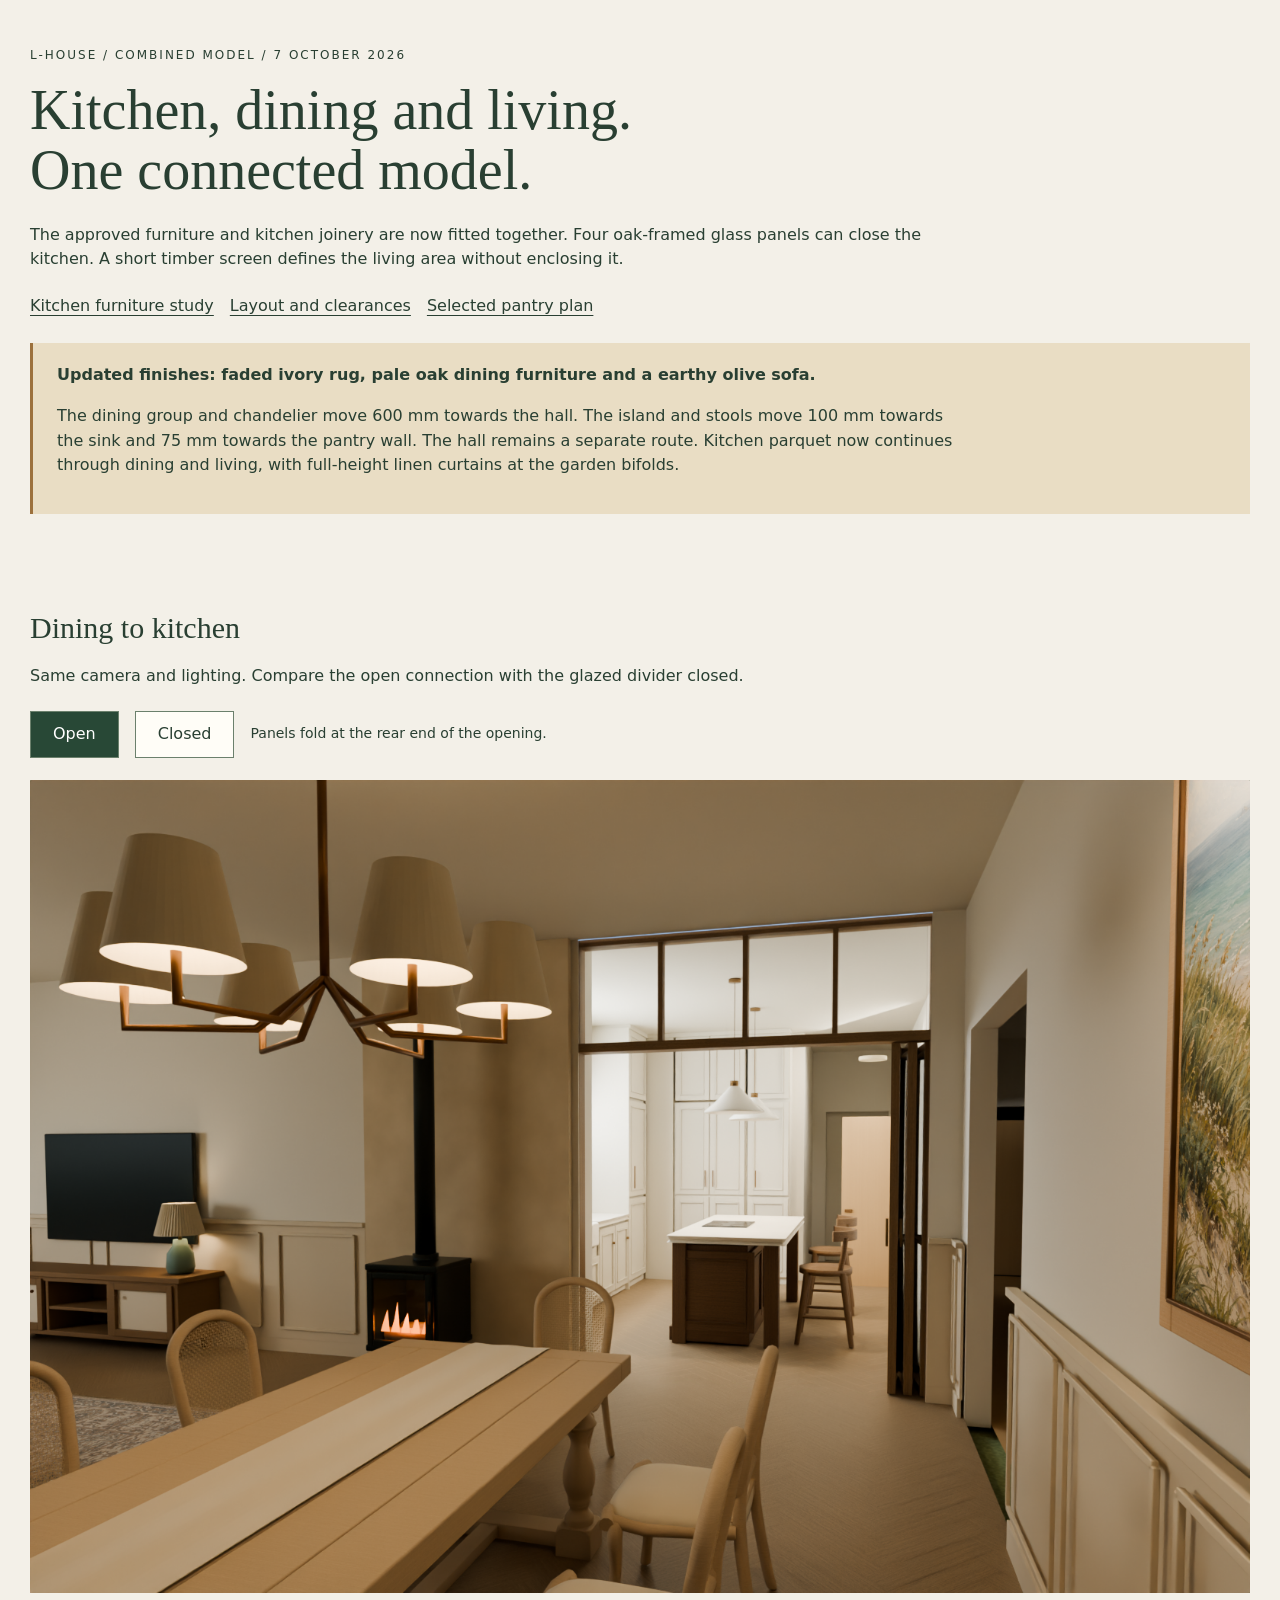
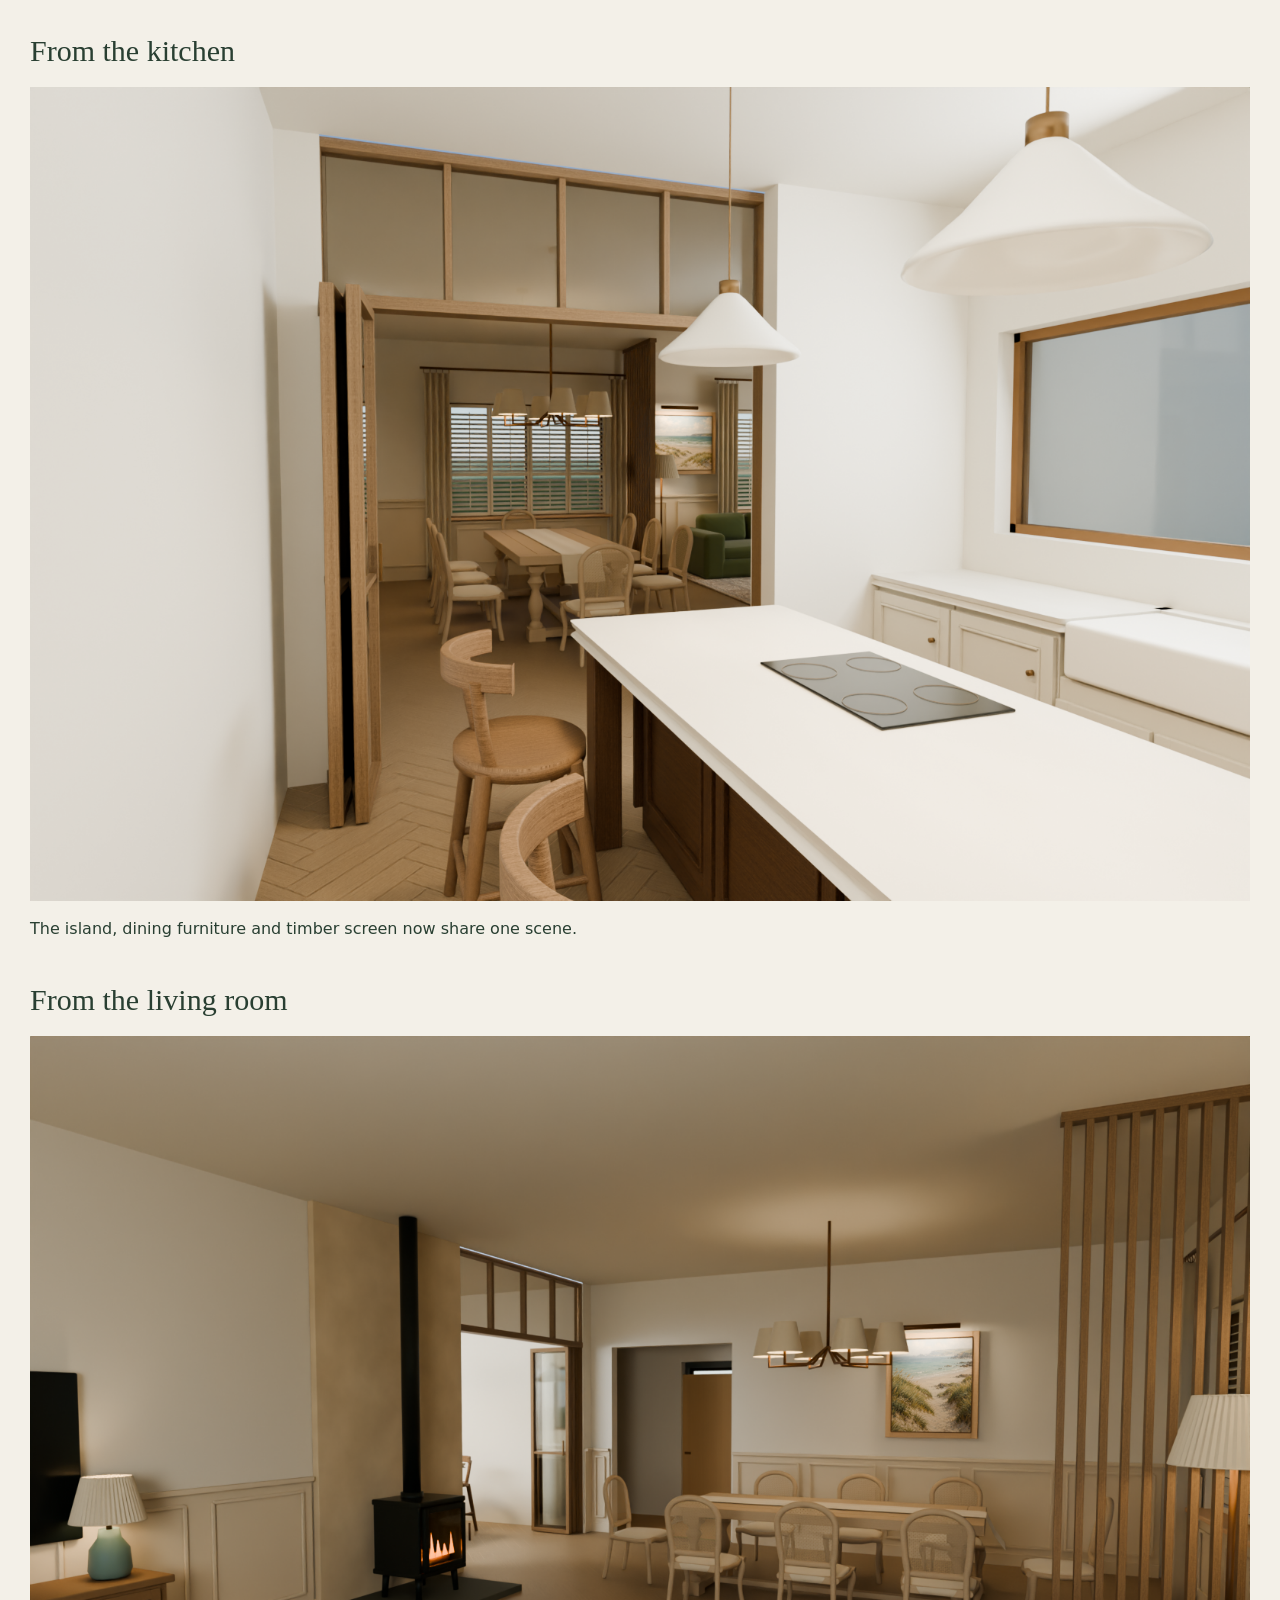
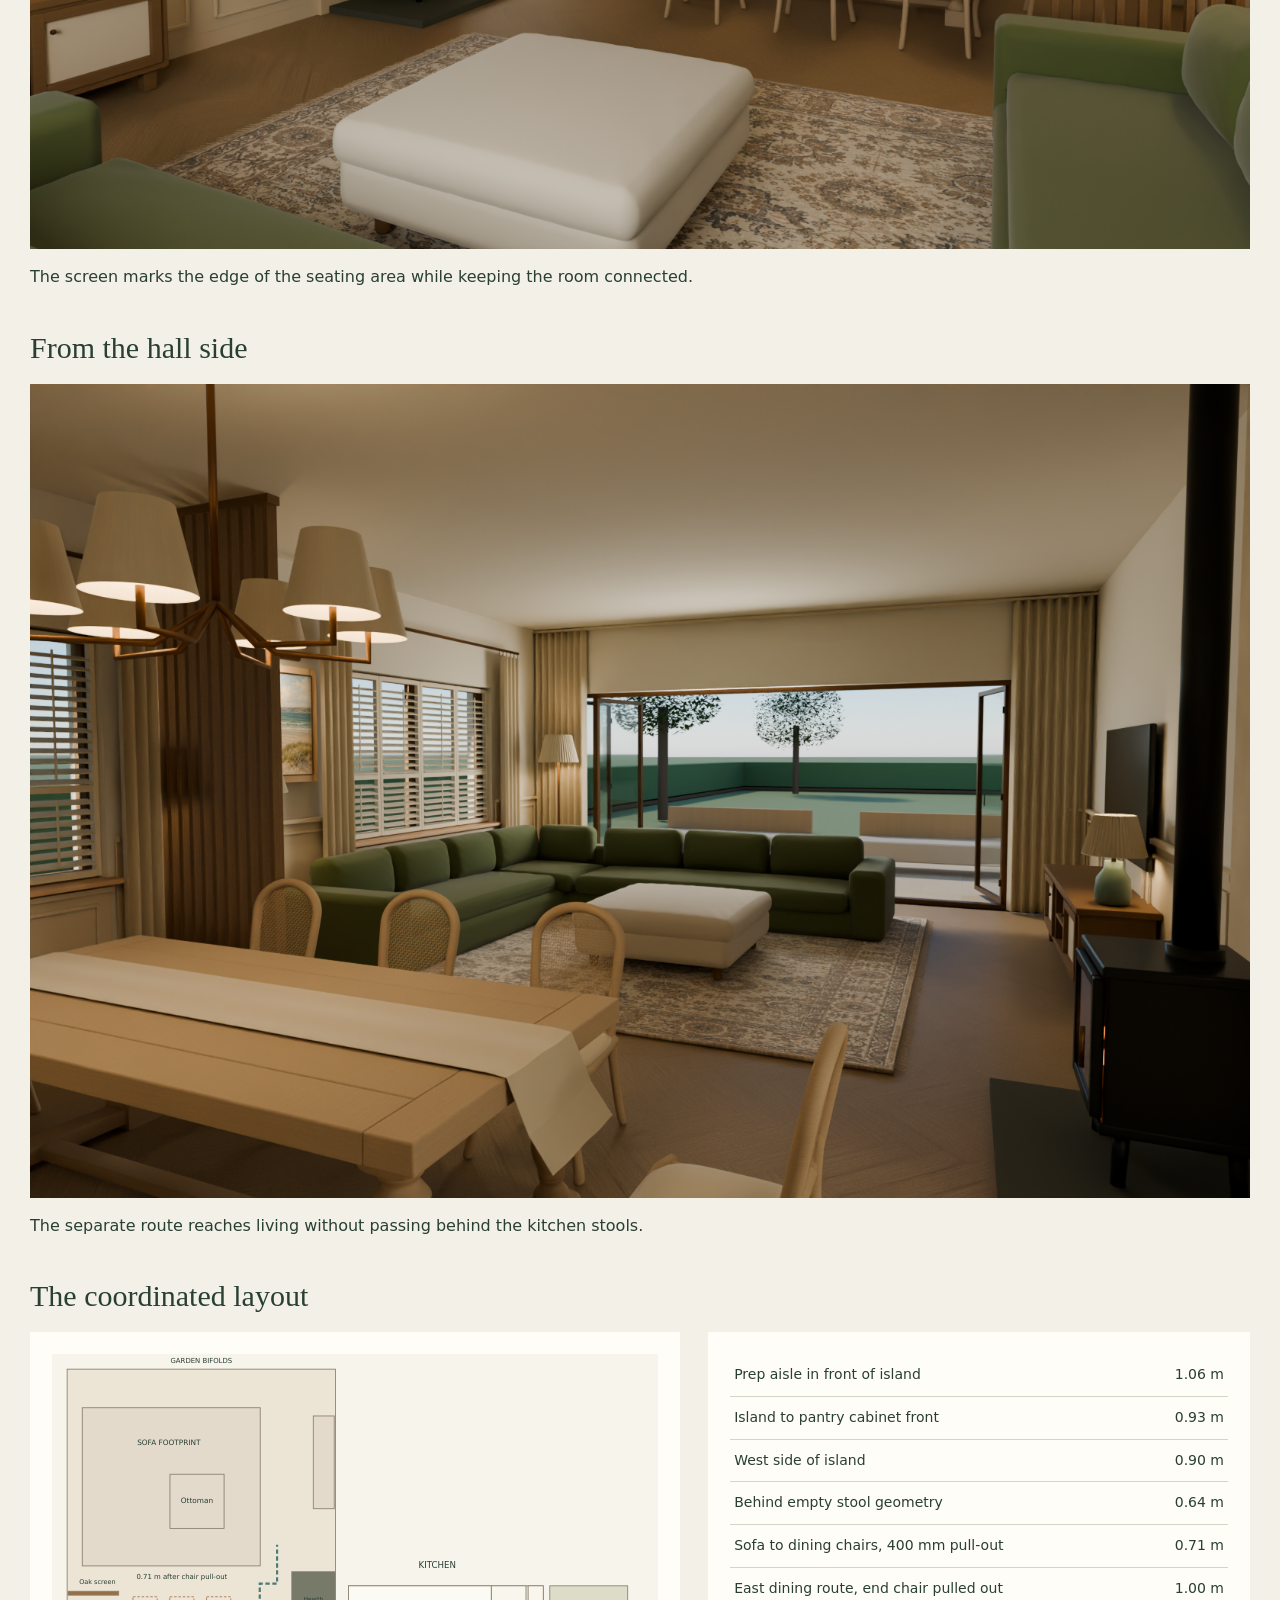
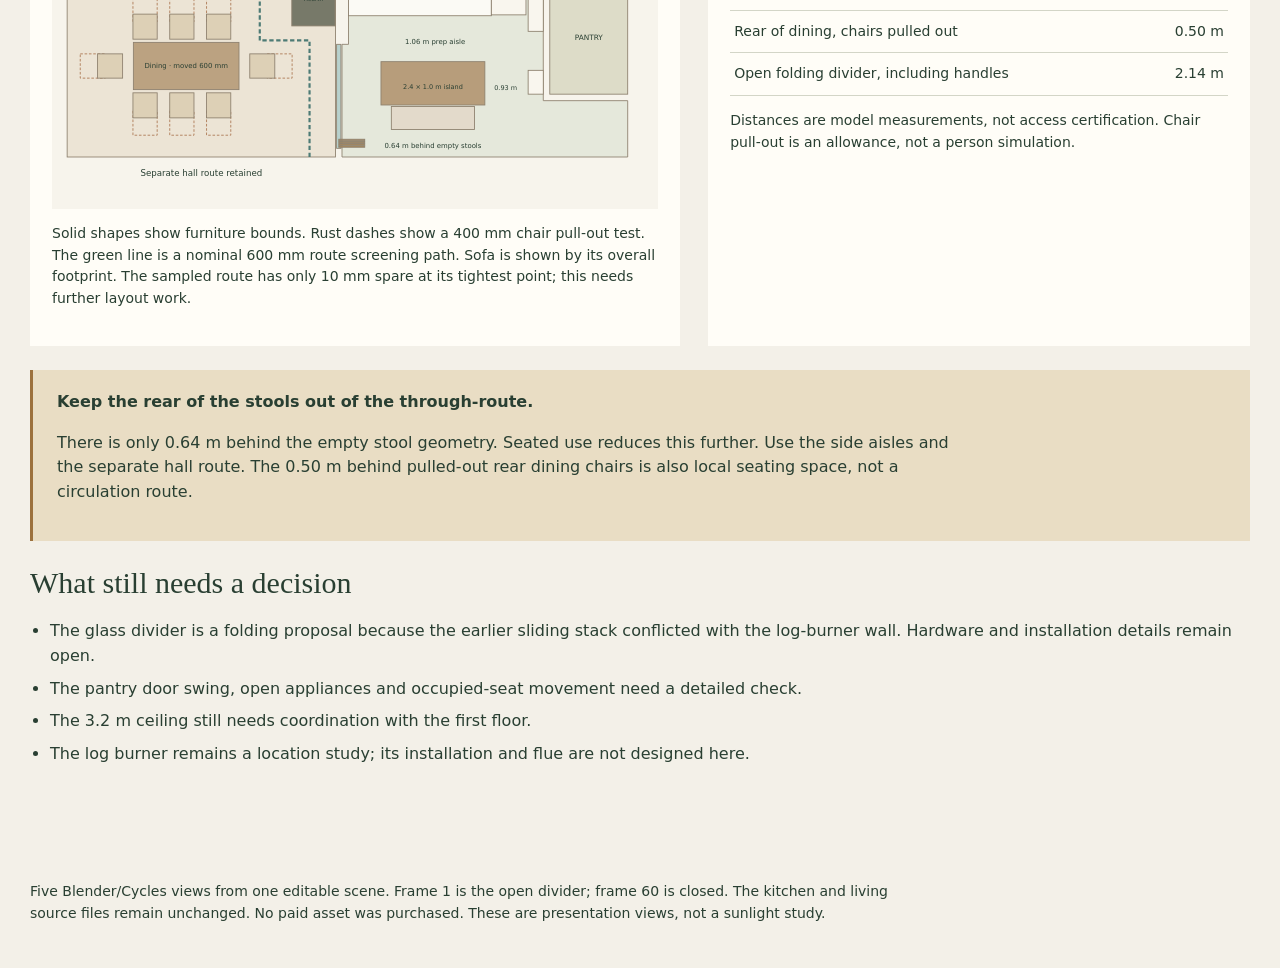
<file: output/design/kitchen-selections/combined.html>
<!doctype html><html lang="en"><meta charset="utf-8"><meta name="viewport" content="width=device-width,initial-scale=1"><title>L-house · Connected rooms</title><style>*{box-sizing:border-box}body{margin:0;background:#f3f0e8;color:#293f32;font:16px/1.55 system-ui}header,main,footer{max-width:1340px;margin:auto;padding:30px}header{padding-top:46px}h1{font:normal clamp(35px,5vw,56px)/1.08 Georgia,serif;margin:15px 0 22px}h2{font:normal 30px/1.2 Georgia,serif;margin:12px 0 18px}p{max-width:900px}a{color:inherit;text-underline-offset:4px}.eyebrow{font-size:12px;letter-spacing:2px;text-transform:uppercase}nav,.controls{display:flex;gap:16px;flex-wrap:wrap;align-items:center;margin:22px 0}img{width:100%;height:auto;display:block}.controls button{font:inherit;padding:10px 22px;border:1px solid #6b806c;background:#fffdf7;color:#293f32;cursor:pointer}.controls button[aria-pressed=true]{background:#284836;color:white}.controls span{font-size:14px}section,article{margin-bottom:40px}.grid{display:grid;grid-template-columns:1.2fr 1fr;gap:28px}.panel{background:#fffdf7;padding:22px;min-width:0}.callout{padding:20px 24px;background:#e9ddc4;border-left:3px solid #9c713d;margin:24px 0}.note{font-size:14px}table{width:100%;border-collapse:collapse;font-size:14px}td{padding:10px 4px;border-bottom:1px solid #d3d5c7}td:last-child{white-space:nowrap;text-align:right}ul{padding-left:20px}li{margin:8px 0}footer{font-size:14px}button:focus-visible,a:focus-visible{outline:3px solid #ac7853;outline-offset:4px}@media(max-width:800px){header,main,footer{padding:20px}.grid{grid-template-columns:1fr}.panel{padding:16px}}</style><header><div class="eyebrow">L-house / Combined model / 7 October 2026</div><h1>Kitchen, dining and living.<br>One connected model.</h1><p>The approved furniture and kitchen joinery are now fitted together. Four oak-framed glass panels can close the kitchen. A short timber screen defines the living area without enclosing it.</p><nav><a href="renders.html">Kitchen furniture study</a><a href="#layout">Layout and clearances</a><a href="boot-room.html">Selected pantry plan</a></nav><div class="callout"><strong>Updated finishes: faded ivory rug, pale oak dining furniture and a earthy olive sofa.</strong><p>The dining group and chandelier move 600 mm towards the hall. The island and stools move 100 mm towards the sink and 75 mm towards the pantry wall. The hall remains a separate route. Kitchen parquet now continues through dining and living, with full-height linen curtains at the garden bifolds.</p></div></header><main><section><h2>Dining to kitchen</h2><p>Same camera and lighting. Compare the open connection with the glazed divider closed.</p><div class="controls" role="group" aria-label="Divider state"><button type="button" data-state="open" aria-pressed="true">Open</button><button type="button" data-state="closed" aria-pressed="false">Closed</button><span id="stateNote">Panels fold at the rear end of the opening.</span></div><a id="comparisonLink" href="combined-renders/dining-kitchen-open.png?revision=olive-parquet-curtains" target="_blank"><img id="comparison" src="combined-renders/dining-kitchen-open.png?revision=olive-parquet-curtains" width="1600" height="1067" alt="Dining room looking into kitchen with glazed divider open"></a></section> <article id="kitchen-dining"><h2>From the kitchen</h2><a href="combined-renders/kitchen-dining.png?revision=olive-parquet-curtains" target="_blank"><img src="combined-renders/kitchen-dining.png?revision=olive-parquet-curtains" width="1600" height="1067" loading="lazy" alt="From the kitchen"></a><p>The island, dining furniture and timber screen now share one scene.</p></article><article id="living-dining-kitchen"><h2>From the living room</h2><a href="combined-renders/living-dining-kitchen.png?revision=olive-parquet-curtains" target="_blank"><img src="combined-renders/living-dining-kitchen.png?revision=olive-parquet-curtains" width="1600" height="1067" loading="lazy" alt="From the living room"></a><p>The screen marks the edge of the seating area while keeping the room connected.</p></article><article id="arrival-living"><h2>From the hall side</h2><a href="combined-renders/arrival-living.png?revision=olive-parquet-curtains" target="_blank"><img src="combined-renders/arrival-living.png?revision=olive-parquet-curtains" width="1600" height="1067" loading="lazy" alt="From the hall side"></a><p>The separate route reaches living without passing behind the kitchen stools.</p></article><section id="layout"><h2>The coordinated layout</h2><div class="grid"><div class="panel"><a href="combined-renders/plan.svg" target="_blank"><img src="combined-renders/plan.svg" width="1400" height="1050" alt="Plan with furniture footprints and measured clearances"></a><p class="note">Solid shapes show furniture bounds. Rust dashes show a 400 mm chair pull-out test. The green line is a nominal 600 mm route screening path. Sofa is shown by its overall footprint. The sampled route has only 10 mm spare at its tightest point; this needs further layout work.</p></div><div class="panel"><table><tbody><tr><td>Prep aisle in front of island</td><td>1.06 m</td></tr><tr><td>Island to pantry cabinet front</td><td>0.93 m</td></tr><tr><td>West side of island</td><td>0.90 m</td></tr><tr><td>Behind empty stool geometry</td><td>0.64 m</td></tr><tr><td>Sofa to dining chairs, 400 mm pull-out</td><td>0.71 m</td></tr><tr><td>East dining route, end chair pulled out</td><td>1.00 m</td></tr><tr><td>Rear of dining, chairs pulled out</td><td>0.50 m</td></tr><tr><td>Open folding divider, including handles</td><td>2.14 m</td></tr></tbody></table><p class="note">Distances are model measurements, not access certification. Chair pull-out is an allowance, not a person simulation.</p></div></div><div class="callout"><strong>Keep the rear of the stools out of the through-route.</strong><p>There is only 0.64 m behind the empty stool geometry. Seated use reduces this further. Use the side aisles and the separate hall route. The 0.50 m behind pulled-out rear dining chairs is also local seating space, not a circulation route.</p></div><h2>What still needs a decision</h2><ul><li>The glass divider is a folding proposal because the earlier sliding stack conflicted with the log-burner wall. Hardware and installation details remain open.</li><li>The pantry door swing, open appliances and occupied-seat movement need a detailed check.</li><li>The 3.2 m ceiling still needs coordination with the first floor.</li><li>The log burner remains a location study; its installation and flue are not designed here.</li></ul></section></main><footer><p>Five Blender/Cycles views from one editable scene. Frame 1 is the open divider; frame 60 is closed. The kitchen and living source files remain unchanged. No paid asset was purchased. These are presentation views, not a sunlight study.</p></footer><script>const image=document.querySelector('#comparison'),link=document.querySelector('#comparisonLink'),note=document.querySelector('#stateNote');document.querySelectorAll('[data-state]').forEach(button=>button.addEventListener('click',()=>{const state=button.dataset.state;image.src='combined-renders/dining-kitchen-'+state+'.png?revision=olive-parquet-curtains';image.alt='Dining room looking into kitchen with glazed divider '+state;link.href=image.src;note.textContent=state==='open'?'Panels fold at the rear end of the opening.':'Glazing separates the kitchen while retaining views.';document.querySelectorAll('[data-state]').forEach(b=>b.setAttribute('aria-pressed',String(b===button)))}));</script></html>
</file>
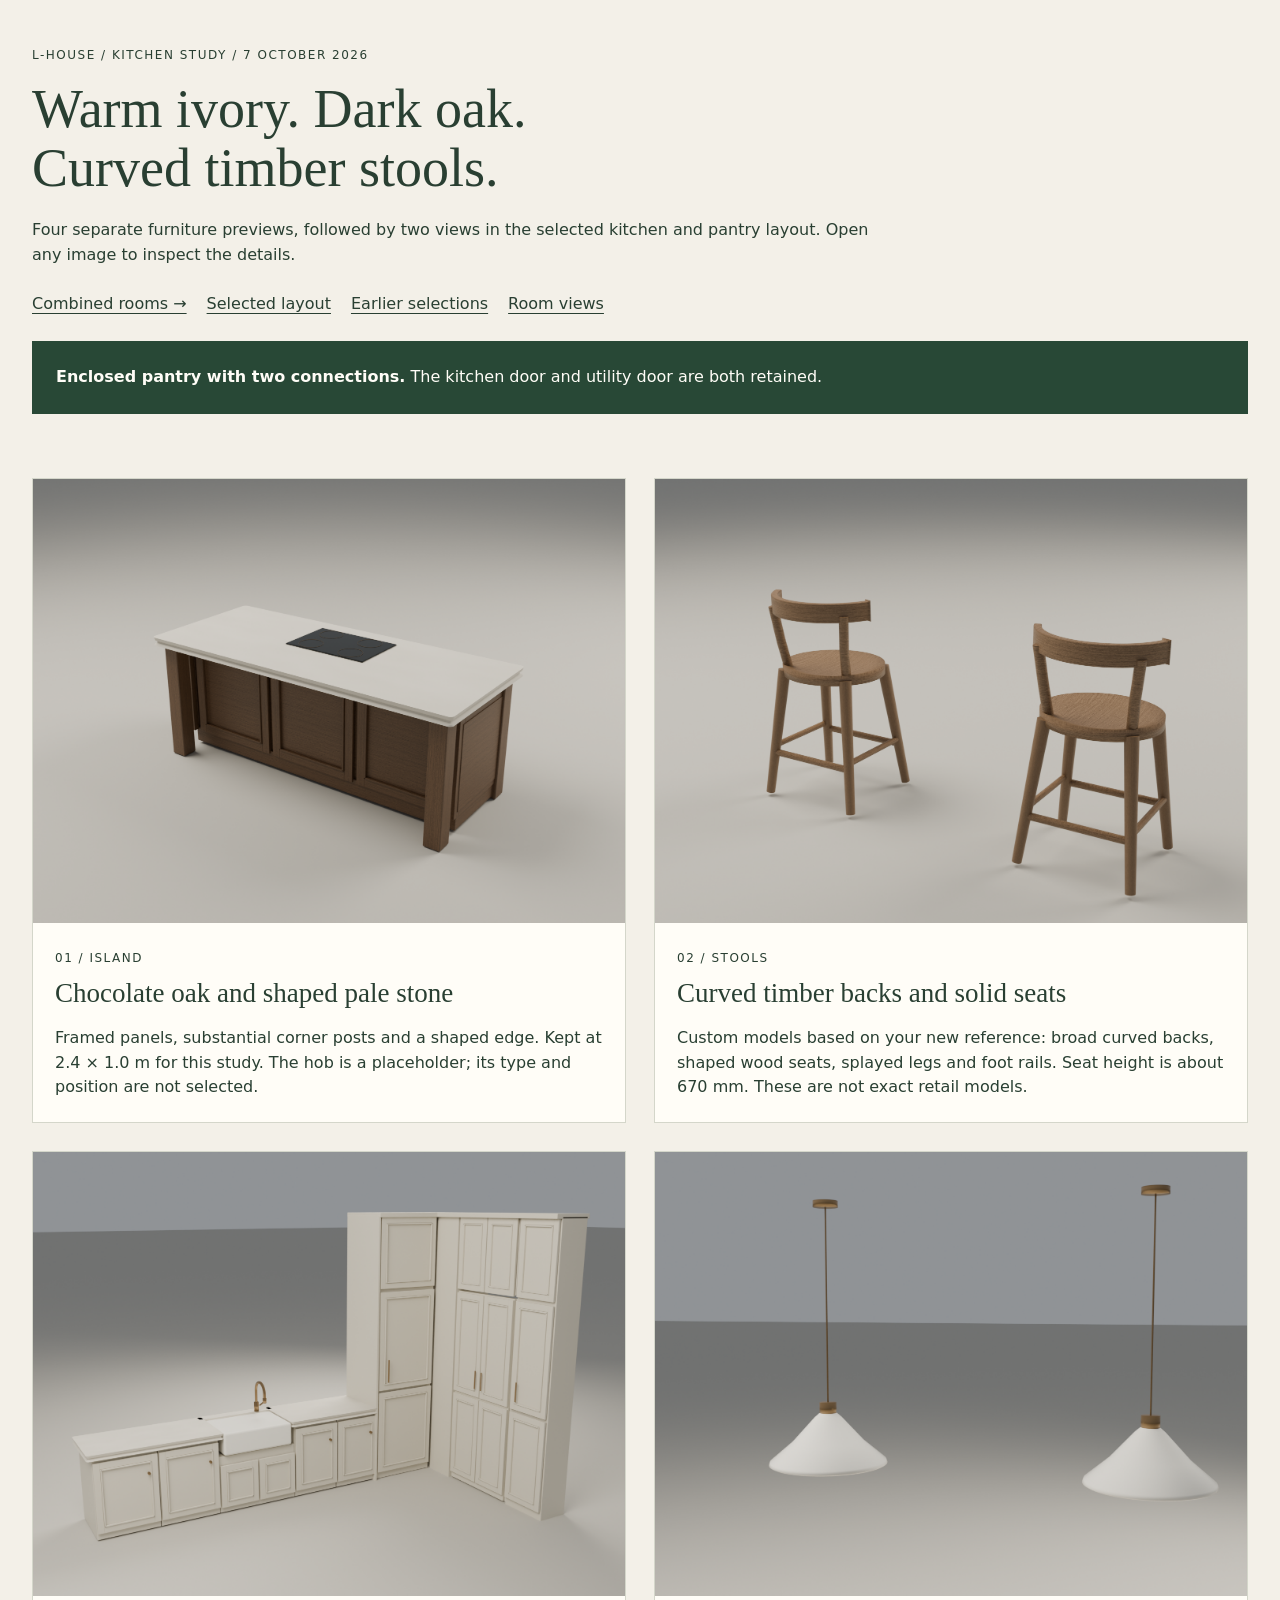
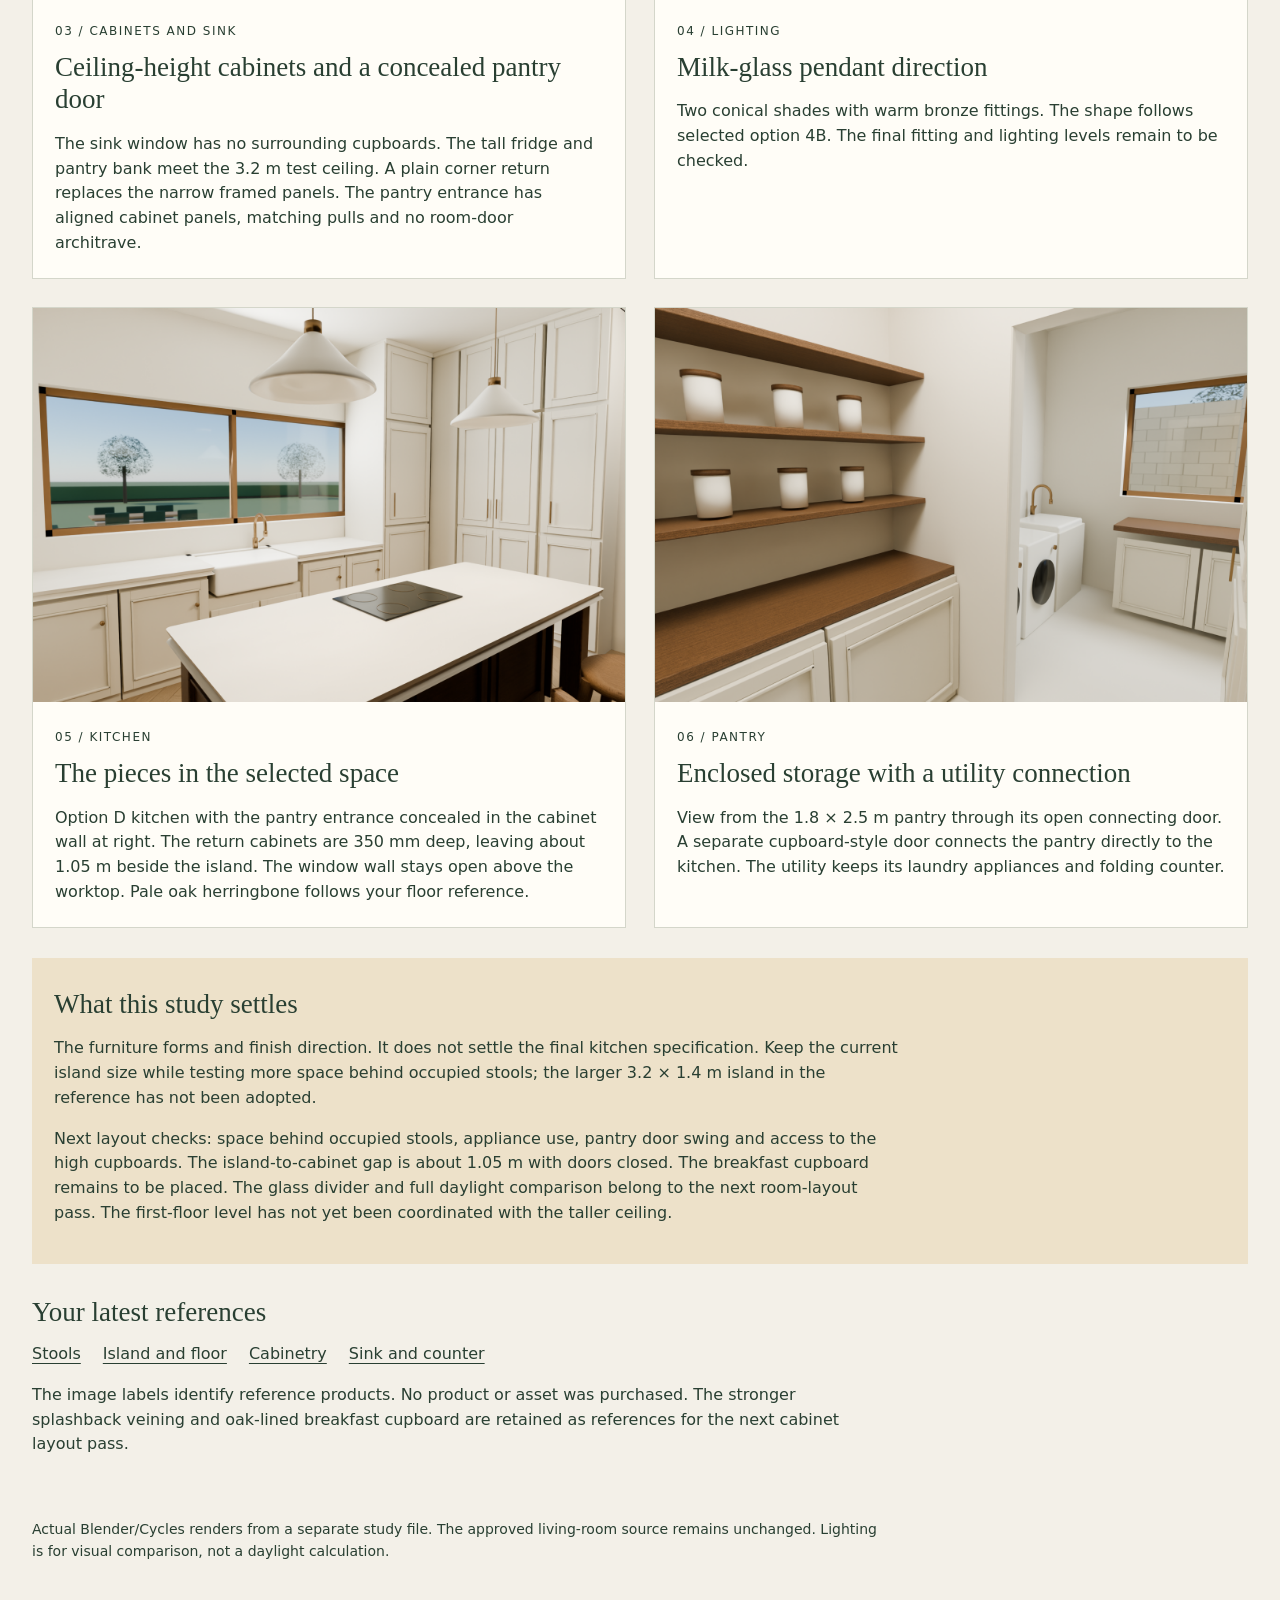
<file: output/design/kitchen-selections/renders.html>
<!doctype html><html lang="en"><meta charset="utf-8"><meta name="viewport" content="width=device-width,initial-scale=1"><title>L-house · Kitchen furniture study</title><style>*{box-sizing:border-box}body{margin:0;background:#f3f0e8;color:#293f32;font:16px/1.55 system-ui}header,main,footer{max-width:1380px;margin:auto;padding:32px}header{padding-top:46px}h1{font:normal clamp(34px,4.5vw,54px)/1.1 Georgia,serif;margin:15px 0 20px}h2{font:normal 27px/1.2 Georgia,serif;margin:8px 0 14px}p{max-width:850px}a{color:inherit;text-underline-offset:4px}nav{display:flex;gap:20px;flex-wrap:wrap;margin-top:24px}.eyebrow,.caption span{font-size:12px;letter-spacing:1.5px;text-transform:uppercase}.summary{padding:20px 24px;background:#284836;color:#fffdf7;margin-top:24px}.summary p{margin:4px 0}.grid{display:grid;grid-template-columns:1fr 1fr;gap:28px}article{background:#fffdf7;border:1px solid #d4d6ca;min-width:0}article img{width:100%;height:auto;display:block}.caption{padding:22px}.caption p{margin-bottom:0}.note{padding:22px;background:#ede1c9;margin-top:30px}.refs{display:flex;gap:22px;flex-wrap:wrap}footer{padding-top:0;font-size:14px}@media(max-width:750px){header,main,footer{padding:20px}.grid{grid-template-columns:1fr;gap:22px}.caption{padding:18px}h2{font-size:25px}}:focus-visible{outline:3px solid #a87943;outline-offset:4px}</style><header><div class="eyebrow">L-house / Kitchen study / 7 October 2026</div><h1>Warm ivory. Dark oak.<br>Curved timber stools.</h1><p>Four separate furniture previews, followed by two views in the selected kitchen and pantry layout. Open any image to inspect the details.</p><nav><a href="combined.html">Combined rooms →</a><a href="boot-room.html">Selected layout</a><a href="index.html">Earlier selections</a><a href="#kitchen-room">Room views</a></nav><div class="summary"><p><strong>Enclosed pantry with two connections.</strong> The kitchen door and utility door are both retained.</p></div></header><main><div class="grid"><article id="island-study"><a href="kitchen-renders/island-study.png" target="_blank"><img src="kitchen-renders/island-study.png" alt="Chocolate oak and shaped pale stone" width="1500" height="1125" ></a><div class="caption"><span>01 / Island</span><h2>Chocolate oak and shaped pale stone</h2><p>Framed panels, substantial corner posts and a shaped edge. Kept at 2.4 × 1.0 m for this study. The hob is a placeholder; its type and position are not selected.</p></div></article><article id="stool-study"><a href="kitchen-renders/stool-study.png" target="_blank"><img src="kitchen-renders/stool-study.png" alt="Curved timber backs and solid seats" width="1500" height="1125" ></a><div class="caption"><span>02 / Stools</span><h2>Curved timber backs and solid seats</h2><p>Custom models based on your new reference: broad curved backs, shaped wood seats, splayed legs and foot rails. Seat height is about 670 mm. These are not exact retail models.</p></div></article><article id="cabinet-study"><a href="kitchen-renders/cabinet-study.png" target="_blank"><img src="kitchen-renders/cabinet-study.png" alt="Ceiling-height cabinets and a concealed pantry door" width="1500" height="1125" loading=lazy></a><div class="caption"><span>03 / Cabinets and sink</span><h2>Ceiling-height cabinets and a concealed pantry door</h2><p>The sink window has no surrounding cupboards. The tall fridge and pantry bank meet the 3.2 m test ceiling. A plain corner return replaces the narrow framed panels. The pantry entrance has aligned cabinet panels, matching pulls and no room-door architrave.</p></div></article><article id="pendant-study"><a href="kitchen-renders/pendant-study.png" target="_blank"><img src="kitchen-renders/pendant-study.png" alt="Milk-glass pendant direction" width="1500" height="1125" loading=lazy></a><div class="caption"><span>04 / Lighting</span><h2>Milk-glass pendant direction</h2><p>Two conical shades with warm bronze fittings. The shape follows selected option 4B. The final fitting and lighting levels remain to be checked.</p></div></article><article id="kitchen-room"><a href="kitchen-renders/kitchen-room.png" target="_blank"><img src="kitchen-renders/kitchen-room.png" alt="The pieces in the selected space" width="1500" height="1000" loading=lazy></a><div class="caption"><span>05 / Kitchen</span><h2>The pieces in the selected space</h2><p>Option D kitchen with the pantry entrance concealed in the cabinet wall at right. The return cabinets are 350 mm deep, leaving about 1.05 m beside the island. The window wall stays open above the worktop. Pale oak herringbone follows your floor reference.</p></div></article><article id="pantry-utility"><a href="kitchen-renders/pantry-utility.png" target="_blank"><img src="kitchen-renders/pantry-utility.png" alt="Enclosed storage with a utility connection" width="1500" height="1000" loading=lazy></a><div class="caption"><span>06 / Pantry</span><h2>Enclosed storage with a utility connection</h2><p>View from the 1.8 × 2.5 m pantry through its open connecting door. A separate cupboard-style door connects the pantry directly to the kitchen. The utility keeps its laundry appliances and folding counter.</p></div></article></div><div class="note"><h2>What this study settles</h2><p>The furniture forms and finish direction. It does not settle the final kitchen specification. Keep the current island size while testing more space behind occupied stools; the larger 3.2 × 1.4 m island in the reference has not been adopted.</p><p>Next layout checks: space behind occupied stools, appliance use, pantry door swing and access to the high cupboards. The island-to-cabinet gap is about 1.05 m with doors closed. The breakfast cupboard remains to be placed. The glass divider and full daylight comparison belong to the next room-layout pass. The first-floor level has not yet been coordinated with the taller ceiling.</p></div><h2 style="margin-top:32px">Your latest references</h2><div class="refs"><a href="references/stool.png" target="_blank">Stools</a><a href="references/island-floor.png" target="_blank">Island and floor</a><a href="references/cabinetry.png" target="_blank">Cabinetry</a><a href="references/sink-counter.png" target="_blank">Sink and counter</a></div><p>The image labels identify reference products. No product or asset was purchased. The stronger splashback veining and oak-lined breakfast cupboard are retained as references for the next cabinet layout pass.</p></main><footer><p>Actual Blender/Cycles renders from a separate study file. The approved living-room source remains unchanged. Lighting is for visual comparison, not a daylight calculation.</p></footer></html>
</file>
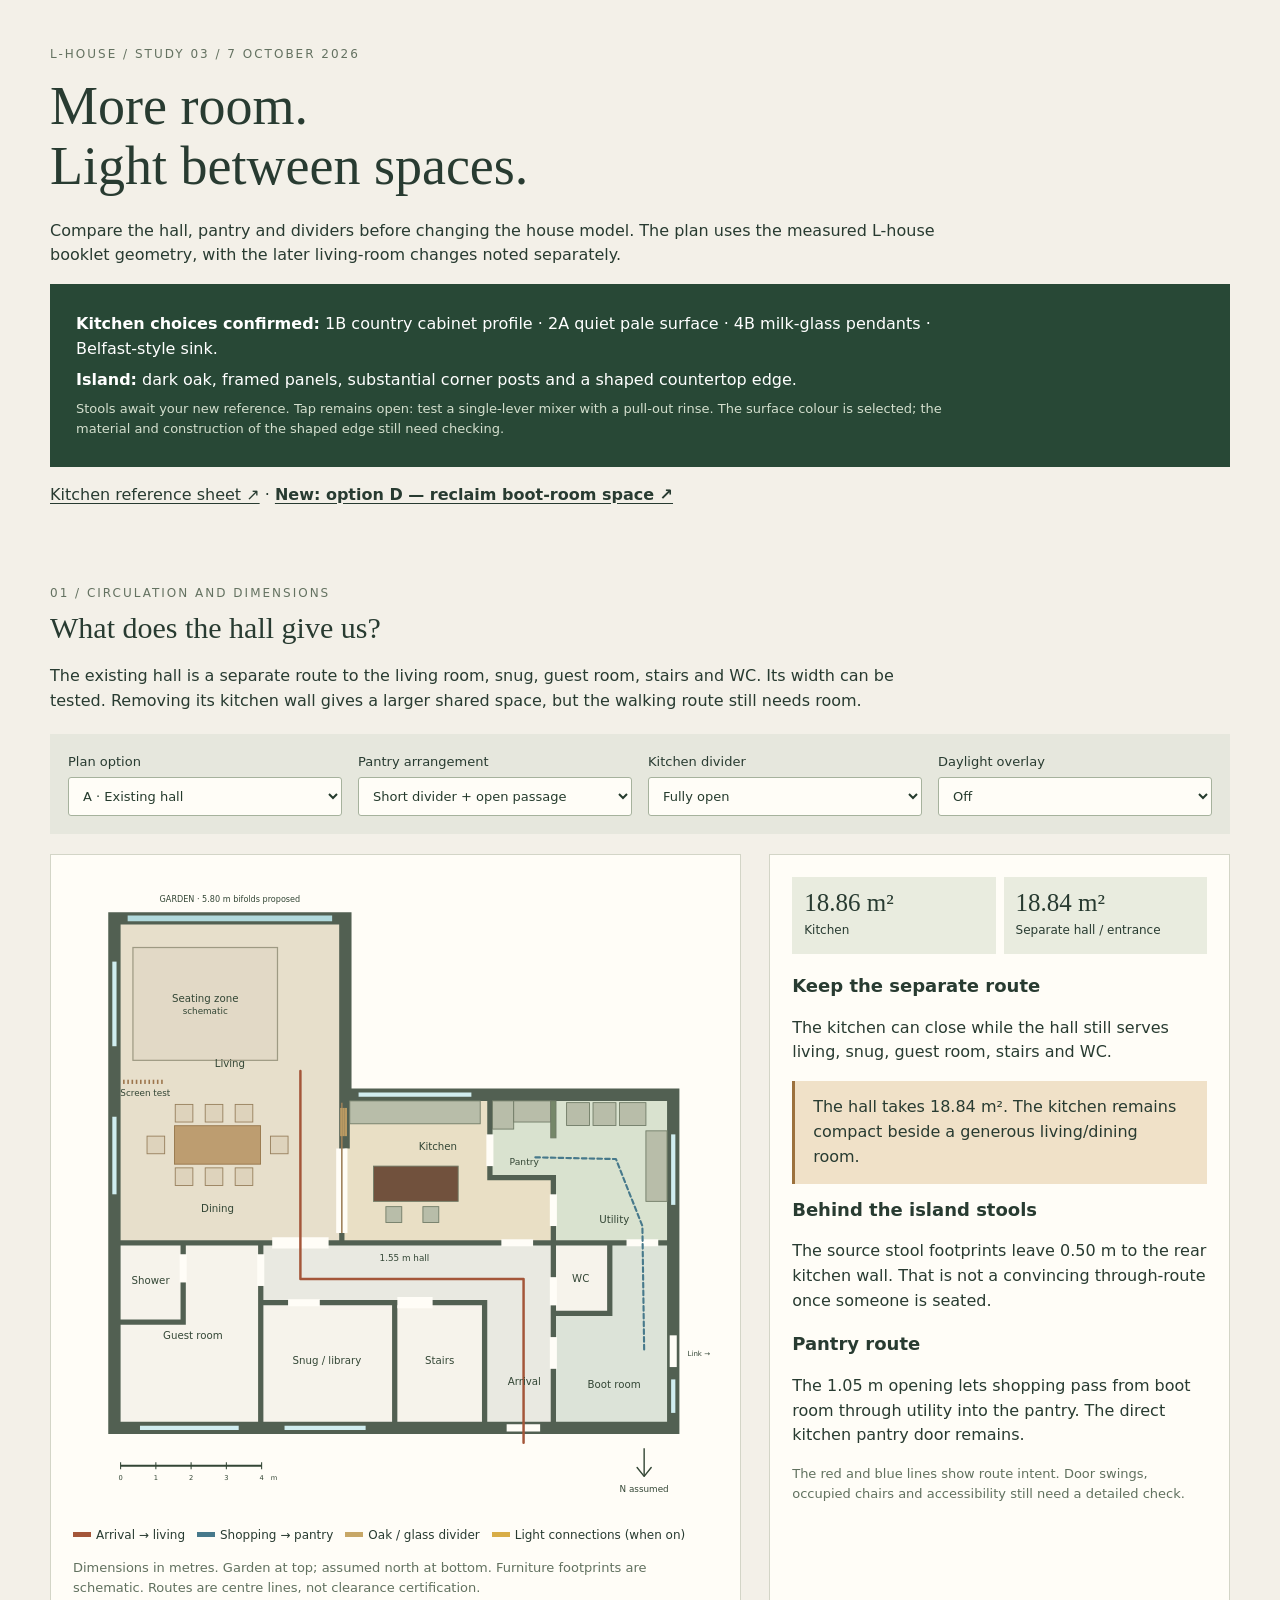
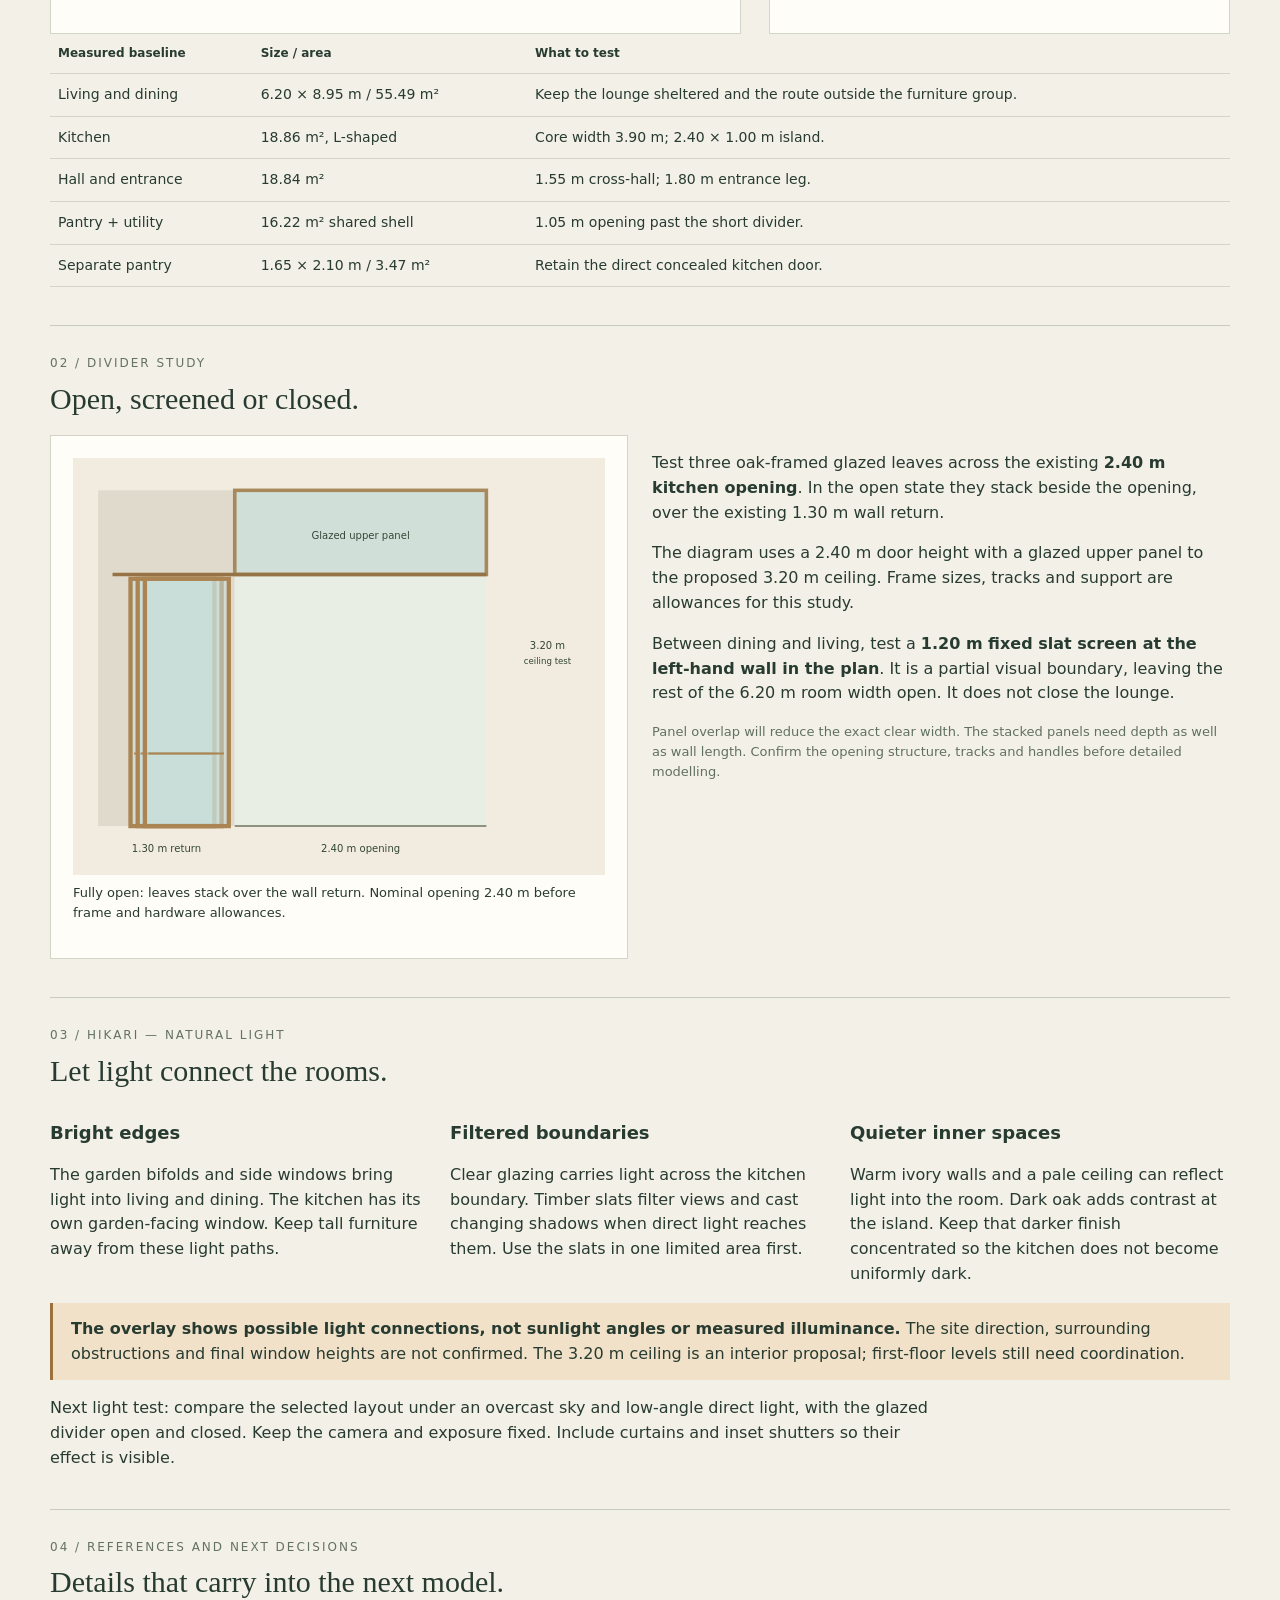
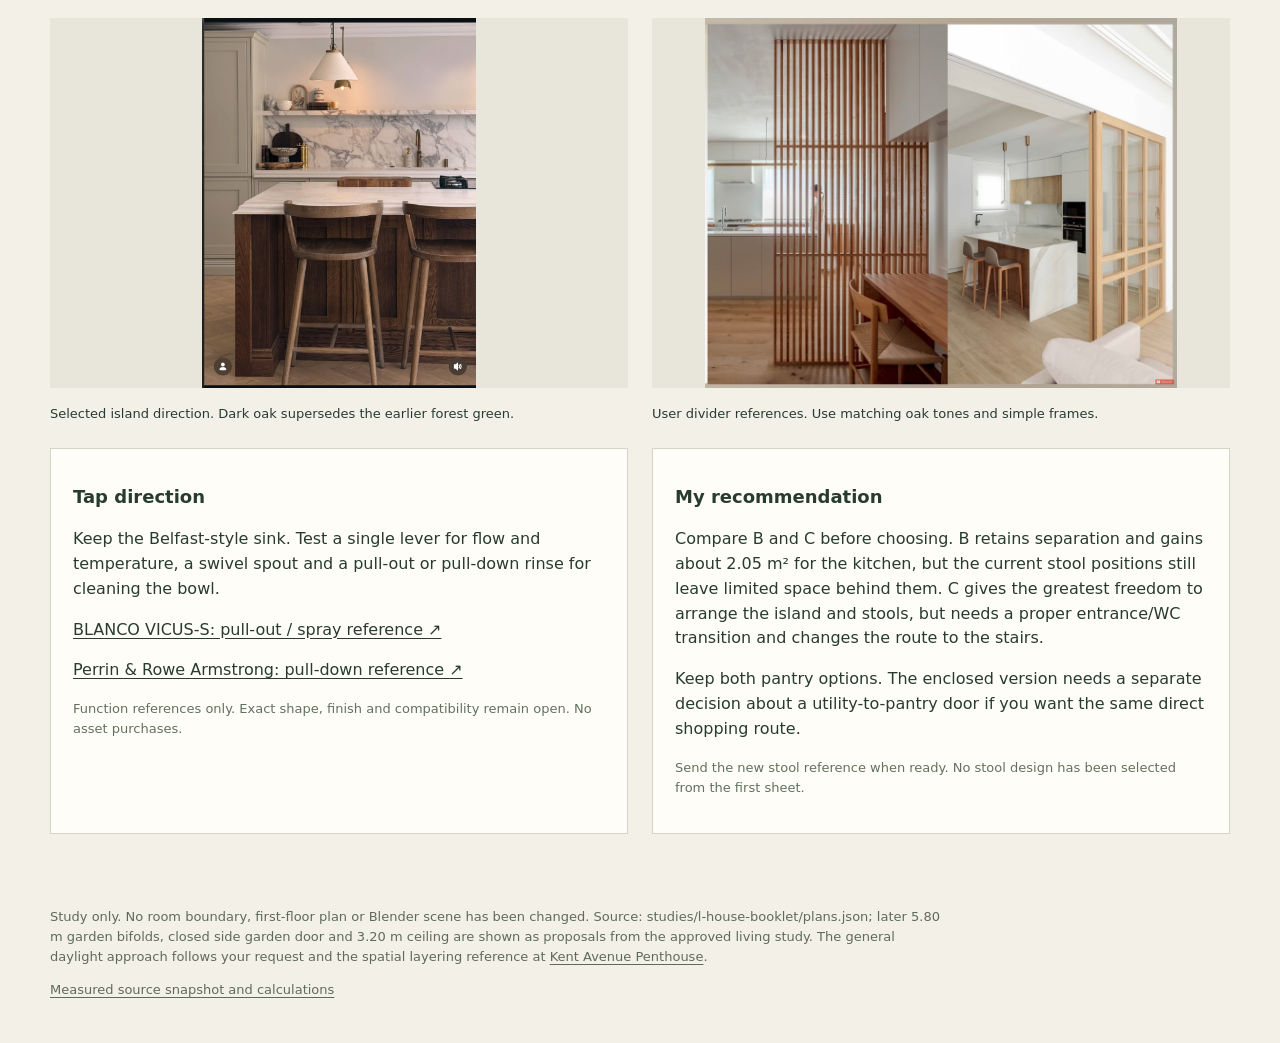
<file: output/design/kitchen-selections/zoning.html>
<!doctype html><html lang="en"><head><meta charset="utf-8"><meta name="viewport" content="width=device-width,initial-scale=1"><title>L-house · Space and light study</title><style>
*{box-sizing:border-box}body{margin:0;background:#f3f0e8;color:#283b31;font:16px/1.55 system-ui,sans-serif}header,main,footer{max-width:1240px;margin:auto;padding:30px}header{padding-top:45px}h1{font:normal clamp(34px,5vw,54px)/1.12 Georgia,serif;margin:12px 0 22px}h2{font:normal 30px/1.2 Georgia,serif;margin:8px 0 18px}h3{font-size:18px;margin:12px 0}p{max-width:900px}a{color:inherit;text-underline-offset:3px}.eyebrow{font-size:12px;letter-spacing:2px;text-transform:uppercase;color:#647261}.summary{padding:22px 26px;background:#284836;color:#fff}.summary p{margin:6px 0}.note{font-size:13px;color:#61715f}.summary .note{color:#d4dfce}.controls{display:flex;flex-wrap:wrap;gap:16px;background:#e6e7dd;padding:18px;margin:20px 0}label{font-size:13px;display:grid;gap:5px;flex:1;min-width:165px}select{font:inherit;color:#253b2d;background:#fffdf7;border:1px solid #a6b29d;border-radius:3px;padding:10px;width:100%}.layout{display:grid;grid-template-columns:minmax(0,1.5fr) minmax(270px,1fr);gap:28px}.panel{background:#fffdf7;border:1px solid #d3d5c7;padding:22px;min-width:0}svg{width:100%;height:auto;display:block}.metrics{display:grid;grid-template-columns:1fr 1fr;gap:8px;margin-bottom:18px}.metric{padding:12px;background:#e9ecdf}.metric b{display:block;font:normal 25px Georgia,serif}.metric span{font-size:12px}.legend{display:flex;flex-wrap:wrap;gap:12px;font-size:12px;margin:14px 0}.key{display:flex;align-items:center;gap:5px}.key i{display:inline-block;width:18px;height:5px}.sections{margin-top:38px;padding-top:28px;border-top:1px solid #c6cdbc}.twocol{display:grid;grid-template-columns:1fr 1fr;gap:24px}.image{width:100%;height:370px;object-fit:contain;background:#e8e5db}ul{padding-left:20px}li{margin:8px 0}.callout{padding:14px 18px;background:#f0e1c8;border-left:3px solid #9c713d}table{border-collapse:collapse;width:100%;font-size:14px}td,th{text-align:left;padding:10px 8px;border-bottom:1px solid #d3d5c7}th{font-size:12px}.overflow{overflow-x:auto}.dimension{font:14px system-ui}.route-label{font:15px system-ui;paint-order:stroke;stroke:#fffdf7;stroke-width:4px}footer{font-size:13px;color:#5f6b59}button{padding:8px 14px;font:inherit;background:#284836;color:white;border:0;border-radius:3px;cursor:pointer}.caption{font-size:13px;margin-top:8px}.columns{display:grid;grid-template-columns:repeat(3,1fr);gap:20px}@media(max-width:820px){.layout,.twocol,.columns{grid-template-columns:1fr}header,main,footer{padding:20px}.panel{padding:16px}.controls{gap:10px}h2{font-size:26px}.image{height:310px}}@media print{.controls{display:none}.layout{grid-template-columns:1.4fr 1fr}header,main,footer{padding:12px}.sections{break-before:page}body{background:white}.panel{break-inside:avoid}}
</style></head><body><header><div class="eyebrow">L-house / Study 03 / 7 October 2026</div><h1>More room.<br>Light between spaces.</h1><p>Compare the hall, pantry and dividers before changing the house model. The plan uses the measured L-house booklet geometry, with the later living-room changes noted separately.</p><div class="summary"><p><strong>Kitchen choices confirmed:</strong> 1B country cabinet profile · 2A quiet pale surface · 4B milk-glass pendants · Belfast-style sink.</p><p><strong>Island:</strong> dark oak, framed panels, substantial corner posts and a shaped countertop edge.</p><p class="note">Stools await your new reference. Tap remains open: test a single-lever mixer with a pull-out rinse. The surface colour is selected; the material and construction of the shaped edge still need checking.</p></div><p><a href="index.html">Kitchen reference sheet ↗</a> · <a href="boot-room.html"><strong>New: option D — reclaim boot-room space ↗</strong></a></p></header><main>
<div class="eyebrow">01 / Circulation and dimensions</div><h2>What does the hall give us?</h2><p>The existing hall is a separate route to the living room, snug, guest room, stairs and WC. Its width can be tested. Removing its kitchen wall gives a larger shared space, but the walking route still needs room.</p>
<div class="controls"><label>Plan option<select id="plan"><option value="A">A · Existing hall</option><option value="B">B · Narrower hall</option><option value="C">C · Route through kitchen</option></select></label><label>Pantry arrangement<select id="pantry"><option value="default">Short divider + open passage</option><option value="enclosed">Separate enclosed pantry</option></select></label><label>Kitchen divider<select id="divider"><option value="open">Fully open</option><option value="partial">Partly screened</option><option value="closed">Closed</option></select></label><label>Daylight overlay<select id="light"><option value="off">Off</option><option value="on">Show light connections</option></select></label></div>
<div class="layout"><div class="panel"><svg id="planSvg" viewBox="-1 -1 18.3 18" role="img" aria-label="Measured ground-floor plan with circulation alternatives"></svg><div class="legend"><span class="key"><i style="background:#a45639"></i>Arrival → living</span><span class="key"><i style="background:#47798b"></i>Shopping → pantry</span><span class="key"><i style="background:#c7a767"></i>Oak / glass divider</span><span class="key"><i style="background:#d8ad47"></i>Light connections (when on)</span></div><p class="note">Dimensions in metres. Garden at top; assumed north at bottom. Furniture footprints are schematic. Routes are centre lines, not clearance certification.</p></div><aside class="panel"><div class="metrics" id="metrics"></div><h3 id="optionTitle"></h3><p id="optionText"></p><div class="callout" id="tradeoff"></div><h3>Behind the island stools</h3><p id="clearance"></p><h3>Pantry route</h3><p id="pantryText"></p><p id="routeNote" class="note"></p></aside></div>
<div class="overflow"><table><thead><tr><th>Measured baseline</th><th>Size / area</th><th>What to test</th></tr></thead><tbody><tr><td>Living and dining</td><td>6.20 × 8.95 m / 55.49 m²</td><td>Keep the lounge sheltered and the route outside the furniture group.</td></tr><tr><td>Kitchen</td><td>18.86 m², L-shaped</td><td>Core width 3.90 m; 2.40 × 1.00 m island.</td></tr><tr><td>Hall and entrance</td><td>18.84 m²</td><td>1.55 m cross-hall; 1.80 m entrance leg.</td></tr><tr><td>Pantry + utility</td><td>16.22 m² shared shell</td><td>1.05 m opening past the short divider.</td></tr><tr><td>Separate pantry</td><td>1.65 × 2.10 m / 3.47 m²</td><td>Retain the direct concealed kitchen door.</td></tr></tbody></table></div>
<section class="sections"><div class="eyebrow">02 / Divider study</div><h2>Open, screened or closed.</h2><div class="twocol"><div class="panel"><svg id="dividerSvg" viewBox="0 0 740 580" role="img" aria-label="Kitchen divider elevation"></svg><p id="dividerCaption" class="caption"></p></div><div><p>Test three oak-framed glazed leaves across the existing <strong>2.40 m kitchen opening</strong>. In the open state they stack beside the opening, over the existing 1.30 m wall return.</p><p>The diagram uses a 2.40 m door height with a glazed upper panel to the proposed 3.20 m ceiling. Frame sizes, tracks and support are allowances for this study.</p><p>Between dining and living, test a <strong>1.20 m fixed slat screen at the left-hand wall in the plan</strong>. It is a partial visual boundary, leaving the rest of the 6.20 m room width open. It does not close the lounge.</p><p class="note">Panel overlap will reduce the exact clear width. The stacked panels need depth as well as wall length. Confirm the opening structure, tracks and handles before detailed modelling.</p></div></div></section>
<section class="sections"><div class="eyebrow">03 / Hikari — natural light</div><h2>Let light connect the rooms.</h2><div class="columns"><div><h3>Bright edges</h3><p>The garden bifolds and side windows bring light into living and dining. The kitchen has its own garden-facing window. Keep tall furniture away from these light paths.</p></div><div><h3>Filtered boundaries</h3><p>Clear glazing carries light across the kitchen boundary. Timber slats filter views and cast changing shadows when direct light reaches them. Use the slats in one limited area first.</p></div><div><h3>Quieter inner spaces</h3><p>Warm ivory walls and a pale ceiling can reflect light into the room. Dark oak adds contrast at the island. Keep that darker finish concentrated so the kitchen does not become uniformly dark.</p></div></div><div class="callout"><strong>The overlay shows possible light connections, not sunlight angles or measured illuminance.</strong> The site direction, surrounding obstructions and final window heights are not confirmed. The 3.20 m ceiling is an interior proposal; first-floor levels still need coordination.</div><p>Next light test: compare the selected layout under an overcast sky and low-angle direct light, with the glazed divider open and closed. Keep the camera and exposure fixed. Include curtains and inset shutters so their effect is visible.</p></section>
<section class="sections"><div class="eyebrow">04 / References and next decisions</div><h2>Details that carry into the next model.</h2><div class="twocol"><figure style="margin:0"><img class="image" src="island-reference.png" alt="User reference: dark oak island with framed panels, corner posts and shaped pale countertop"><figcaption class="caption">Selected island direction. Dark oak supersedes the earlier forest green.</figcaption></figure><figure style="margin:0"><img class="image" src="divider-reference.jpeg" alt="User reference: light-filtering timber screens and glazed sliding dividers"><figcaption class="caption">User divider references. Use matching oak tones and simple frames.</figcaption></figure></div><div class="twocol" style="margin-top:24px"><div class="panel"><h3>Tap direction</h3><p>Keep the Belfast-style sink. Test a single lever for flow and temperature, a swivel spout and a pull-out or pull-down rinse for cleaning the bowl.</p><p><a href="https://www.blanco.co.uk/taps/vicus/blancovicus-s_186.615/526689" target="_blank" rel="noopener">BLANCO VICUS-S: pull-out / spray reference ↗</a></p><p><a href="https://media.houseofrohl.design/media/qmwfa4t1/2026_uk_perrin_rowe_kitchen_pricelist.pdf" target="_blank" rel="noopener">Perrin & Rowe Armstrong: pull-down reference ↗</a></p><p class="note">Function references only. Exact shape, finish and compatibility remain open. No asset purchases.</p></div><div class="panel"><h3>My recommendation</h3><p>Compare B and C before choosing. B retains separation and gains about 2.05 m² for the kitchen, but the current stool positions still leave limited space behind them. C gives the greatest freedom to arrange the island and stools, but needs a proper entrance/WC transition and changes the route to the stairs.</p><p>Keep both pantry options. The enclosed version needs a separate decision about a utility-to-pantry door if you want the same direct shopping route.</p><p class="note">Send the new stool reference when ready. No stool design has been selected from the first sheet.</p></div></div></section>
</main><footer><p>Study only. No room boundary, first-floor plan or Blender scene has been changed. Source: studies/l-house-booklet/plans.json; later 5.80 m garden bifolds, closed side garden door and 3.20 m ceiling are shown as proposals from the approved living study. The general daylight approach follows your request and the spatial layering reference at <a href="https://normcph.com/project/kent-avenue-penthouse/">Kent Avenue Penthouse</a>.</p><p><a href="zoning-source.json">Measured source snapshot and calculations</a></p></footer><script>
const data={"plans":{"default":{"rooms":[{"id":"G1","floor":"g","name":"Living and dining","p":[[0.35,0.35],[6.55,0.35],[6.55,9.299999999999999],[0.35,9.299999999999999]],"dimensions":"6.20 \u00d7 8.95","label":[3.45,4.5]},{"id":"G2","floor":"g","name":"Kitchen","p":[[6.85,5.35],[10.75,5.35],[10.75,7.6],[12.55,7.6],[12.55,9.3],[6.7,9.3],[6.7,6.7],[6.85,6.7]],"dimensions":"L-shaped","label":[9.65,8.8]},{"id":"G3","floor":"g","name":"Pantry / utility","p":[[10.9,5.35],[15.85,5.35],[15.85,9.3],[12.7,9.3],[12.7,7.45],[10.9,7.45]],"dimensions":"L-shaped \u00b7 short divider \u00b7 1.05 m passage","label":[13.1,6.8]},{"id":"G5","floor":"g","name":"Guest bedroom","p":[[2.2,9.45],[4.25,9.45],[4.25,14.45],[0.35,14.45],[0.35,11.7],[2.2,11.7]],"dimensions":"L-shaped","label":[3.25,11.35]},{"id":"G6","floor":"g","name":"Guest shower room","p":[[0.35,9.45],[2.05,9.45],[2.05,11.549999999999999],[0.35,11.549999999999999]],"dimensions":"1.70 \u00d7 2.10","label":[1.2,10.6]},{"id":"G7","floor":"g","name":"Library / snug","p":[[4.4,11.15],[8.05,11.15],[8.05,14.45],[4.4,14.45]],"dimensions":"3.65 \u00d7 3.30","label":[6.15,12.65]},{"id":"G8","floor":"g","name":"Hall and visitor arrival","p":[[4.4,9.45],[12.55,9.45],[12.55,14.45],[10.75,14.45],[10.75,11],[4.4,11]],"dimensions":"1.55 hall; 1.80 entrance width","label":[7,10.2]},{"id":"G9","floor":"g","name":"House stair","p":[[8.2,11.15],[10.6,11.15],[10.6,14.45],[8.2,14.45]],"dimensions":"2.40 \u00d7 3.30","label":[9.4,13.9]},{"id":"G10","floor":"g","name":"Boot room","p":[[14.3,9.45],[15.85,9.45],[15.85,14.45],[12.7,14.45],[12.7,11.45],[14.3,11.45]],"dimensions":"L-shaped","label":[14.3,13.3]},{"id":"G11","floor":"g","name":"Visitor WC","p":[[12.7,9.45],[14.149999999999999,9.45],[14.149999999999999,11.299999999999999],[12.7,11.299999999999999]],"dimensions":"1.45 \u00d7 1.85","label":[13.4,10.6]},{"id":"L","floor":"g","name":"Enclosed link","p":[[16.2,11.65],[18.7,11.65],[18.7,13.450000000000001],[16.2,13.450000000000001]],"dimensions":"2.50 \u00d7 1.80 clear","label":[17.45,12.45]},{"id":"U1","floor":"u","name":"Parents\u2019 bedroom","p":[[0.35,0.35],[6.55,0.35],[6.55,4.6499999999999995],[0.35,4.6499999999999995]],"dimensions":"6.20 \u00d7 4.30","label":[3.45,3.95]},{"id":"U2","floor":"u","name":"Dressing room","p":[[3.5,4.8],[6.55,4.8],[6.55,9.899999999999999],[3.5,9.899999999999999]],"dimensions":"3.05 \u00d7 5.10","label":[5.05,7.75]},{"id":"U3","floor":"u","name":"Parents\u2019 ensuite","p":[[0.35,4.8],[3.35,4.8],[3.35,9.899999999999999],[0.35,9.899999999999999]],"dimensions":"3.00 \u00d7 5.10","label":[2.05,5.9]},{"id":"U4","floor":"u","name":"Child 1","p":[[0.35,10.05],[4.55,10.05],[4.55,14.450000000000001],[0.35,14.450000000000001]],"dimensions":"4.20 \u00d7 4.40","label":[2.55,13.8]},{"id":"U5","floor":"u","name":"Child 2","p":[[6.7,5.35],[11.100000000000001,5.35],[11.100000000000001,9.55],[6.7,9.55]],"dimensions":"4.40 \u00d7 4.20","label":[8.9,9.15]},{"id":"U6","floor":"u","name":"Child 3","p":[[10.75,10.825],[15.85,10.825],[15.85,14.45],[10.75,14.45]],"dimensions":"5.10 \u00d7 3.625","label":[14.25,13.8]},{"id":"U7","floor":"u","name":"Family WC","p":[[11.25,5.35],[12.85,5.35],[12.85,7.55],[11.25,7.55]],"dimensions":"1.60 \u00d7 2.20","label":[12.05,6.9]},{"id":"U8","floor":"u","name":"Bath and separate shower","p":[[13,5.35],[15.85,5.35],[15.85,8.25],[13,8.25]],"dimensions":"2.85 \u00d7 2.90","label":[14.45,7.7]},{"id":"U9","floor":"u","name":"Shared dry basin area","p":[[11.25,7.7],[12.85,7.7],[12.85,8.4],[15.85,8.4],[15.85,10.675],[12.3,10.675],[12.3,9.3],[11.25,9.3]],"dimensions":"L-shaped","label":[14.4,9.1]},{"id":"U10","floor":"u","name":"Landing","p":[[4.7,10.05],[6.7,10.05],[6.7,9.7],[11.1,9.7],[11.1,9.45],[12.15,9.45],[12.15,10.675],[11.1,10.675],[11.1,11],[4.7,11]],"dimensions":"0.95\u20131.30 route width","label":[7,10.45]},{"id":"U11","floor":"u","name":"Linen / household storage","p":[[4.9,11.15],[8.05,11.15],[8.05,14.45],[4.9,14.45]],"dimensions":"3.15 \u00d7 3.30","label":[6.5,13.5]},{"id":"U12","floor":"u","name":"House stair","p":[[8.2,11.15],[10.6,11.15],[10.6,14.45],[8.2,14.45]],"dimensions":"2.40 \u00d7 3.30","label":[9.4,13.9]},{"id":"A1","floor":"a","name":"Gym","p":[[19.05,7.65],[25.55,7.65],[25.55,11.65],[19.05,11.65]],"dimensions":"6.50 \u00d7 4.00","label":[22.8,9.65]},{"id":"A2","floor":"a","name":"Garage lobby","p":[[19.05,11.8],[25.55,11.8],[25.55,13.200000000000001],[19.05,13.200000000000001]],"dimensions":"6.50 \u00d7 1.40","label":[21.8,12.55]},{"id":"A3","floor":"a","name":"Garage stair","p":[[19.05,13.35],[21.45,13.35],[21.45,16.85],[19.05,16.85]],"dimensions":"2.40 \u00d7 3.50","label":[20.25,16.3]},{"id":"A4","floor":"a","name":"Car bay","p":[[19.05,17],[25.55,17],[25.55,20.85],[19.05,20.85]],"dimensions":"6.50 \u00d7 3.85","label":[22.3,20.45]},{"id":"A5","floor":"a","name":"Workshop / storage","p":[[21.6,13.35],[25.55,13.35],[25.55,16.85],[21.6,16.85]],"dimensions":"3.95 \u00d7 3.50","label":[23.55,15.45]},{"id":"A6","floor":"a","name":"Plant reservation","p":[[22.55,4.5],[25.55,4.5],[25.55,7.3],[22.55,7.3]],"dimensions":"3.00 \u00d7 2.80","label":[24.1,6.75]},{"id":"O1","floor":"o","name":"Office landing","p":[[19.05,11.8],[23.1,11.8],[23.1,13.200000000000001],[19.05,13.200000000000001]],"dimensions":"4.05 \u00d7 1.40","label":[21.15,12.55]},{"id":"O2","floor":"o","name":"Guest shower / WC","p":[[23.25,11.8],[25.55,11.8],[25.55,14],[23.25,14]],"dimensions":"2.30 \u00d7 2.20","label":[24.4,13.45]},{"id":"O3","floor":"o","name":"Garage stair","p":[[19.05,13.35],[21.45,13.35],[21.45,16.85],[19.05,16.85]],"dimensions":"2.40 \u00d7 3.50","label":[20.25,16.3]},{"id":"O4","floor":"o","name":"Work, gaming and guest bed","p":[[21.6,13.35],[23.1,13.35],[23.1,14.15],[25.55,14.15],[25.55,20.45],[19.05,20.45],[19.05,17],[21.6,17]],"dimensions":"L-shaped","label":[23.8,18.7]}],"furniture":[{"floor":"g","name":"Sofa","r":[0.7,1.05,1,2.8],"kind":"sofa","roomId":"G1"},{"floor":"g","name":"Media cabinet","r":[5.9,1.1,0.4,2.8],"kind":"block","roomId":"G1"},{"floor":"g","name":"Coffee table","r":[2.5,1.85,1.2,0.8],"kind":"table","roomId":"G1"},{"floor":"g","name":"Armchair","r":[3.8,0.65,0.85,0.85],"kind":"chair","roomId":"G1"},{"floor":"g","name":"Dining table: eight seats","r":[1.7,6.05,2.8,1.1],"kind":"table","roomId":"G1"},{"floor":"g","name":"Dining chair","r":[1.9,5.45,0.5,0.5],"kind":"chair","roomId":"G1"},{"floor":"g","name":"Dining chair","r":[1.9,7.25,0.5,0.5],"kind":"chair","roomId":"G1"},{"floor":"g","name":"Dining chair","r":[2.75,5.45,0.5,0.5],"kind":"chair","roomId":"G1"},{"floor":"g","name":"Dining chair","r":[2.75,7.25,0.5,0.5],"kind":"chair","roomId":"G1"},{"floor":"g","name":"Dining chair","r":[3.5999999999999996,5.45,0.5,0.5],"kind":"chair","roomId":"G1"},{"floor":"g","name":"Dining chair","r":[3.5999999999999996,7.25,0.5,0.5],"kind":"chair","roomId":"G1"},{"floor":"g","name":"Dining chair","r":[1.1,6.35,0.5,0.5],"kind":"chair","roomId":"G1"},{"floor":"g","name":"Dining chair","r":[4.6,6.35,0.5,0.5],"kind":"chair","roomId":"G1"},{"floor":"g","name":"Kitchen cabinets","r":[6.85,5.35,3.7,0.65],"kind":"block","roomId":"G2"},{"floor":"g","name":"Island","r":[7.525,7.2,2.4,1],"kind":"table","roomId":"G2"},{"floor":"g","name":"Island seat","r":[7.875,8.35,0.45,0.45],"kind":"chair","roomId":"G2"},{"floor":"g","name":"Island seat","r":[8.925,8.35,0.45,0.45],"kind":"chair","roomId":"G2"},{"floor":"g","name":"Washer","r":[13,5.4,0.65,0.65],"kind":"block","roomId":"G3"},{"floor":"g","name":"Dryer","r":[13.75,5.4,0.65,0.65],"kind":"block","roomId":"G3"},{"floor":"g","name":"Laundry sink","r":[14.5,5.4,0.75,0.65],"kind":"basin","roomId":"G3"},{"floor":"g","name":"Drying / folding","r":[15.25,6.2,0.6,2],"kind":"block","roomId":"G3"},{"floor":"g","name":"Guest bed frame","r":[0.65,12.25,2.15,1.65],"kind":"bed","roomId":"G5"},{"floor":"g","name":"Guest wardrobe","r":[3.65,12.45,0.6,1.7],"kind":"block","roomId":"G5"},{"floor":"g","name":"Guest shower","r":[0.35,9.45,0.85,1],"kind":"wet","roomId":"G6"},{"floor":"g","name":"Guest WC","r":[0.4,10.75,0.7,0.65],"kind":"wc","roomId":"G6"},{"floor":"g","name":"Guest basin","r":[1.55,10.95,0.5,0.4],"kind":"basin","roomId":"G6"},{"floor":"g","name":"Library shelves","r":[4.4,11.15,0.3,3.3],"kind":"block","roomId":"G7"},{"floor":"g","name":"Library sofa","r":[5.25,13.5,2.4,0.9],"kind":"sofa","roomId":"G7"},{"floor":"g","name":"Reading chair","r":[7.05,11.5,0.8,0.8],"kind":"chair","roomId":"G7"},{"floor":"g","name":"Visitor shoe bench","r":[10.75,13.45,0.35,0.85],"kind":"block","roomId":"G8"},{"floor":"g","name":"Boot bench","r":[13.6,13.6,1.8,0.45],"kind":"block","roomId":"G10"},{"floor":"g","name":"Coats / shoes","r":[13,11.45,1.5,0.45],"kind":"block","roomId":"G10"},{"floor":"g","name":"Visitor WC","r":[13.35,9.5,0.65,0.75],"kind":"wc","roomId":"G11"},{"floor":"g","name":"Visitor basin","r":[13.65,10.8,0.45,0.4],"kind":"basin","roomId":"G11"},{"floor":"u","name":"Super king frame","r":[2.45,1,1.95,2.15],"kind":"bed","roomId":"U1"},{"floor":"u","name":"Bedside","r":[1.9,1.05,0.45,0.45],"kind":"block","roomId":"U1"},{"floor":"u","name":"Bedside","r":[4.5,1.05,0.45,0.45],"kind":"block","roomId":"U1"},{"floor":"u","name":"Wardrobe","r":[3.5,5.65,0.66,3.2],"kind":"block","roomId":"U2"},{"floor":"u","name":"Wardrobe","r":[5.89,5.65,0.66,3.2],"kind":"block","roomId":"U2"},{"floor":"u","name":"Ensuite shower","r":[0.35,8.4,3,1.5],"kind":"wet","roomId":"U3"},{"floor":"u","name":"Double vanity","r":[2.8,4.95,0.55,1.5],"kind":"basin","roomId":"U3"},{"floor":"u","name":"Ensuite WC","r":[0.5,5,0.7,0.75],"kind":"wc","roomId":"U3"},{"floor":"u","name":"Soaking tub allowance","r":[0.35,7,0.85,1.1],"kind":"bath","roomId":"U3"},{"floor":"u","name":"Shower screen left","r":[0.35,8.38,1,0.02],"kind":"glass","roomId":"U3"},{"floor":"u","name":"Shower screen right","r":[2.35,8.38,1,0.02],"kind":"glass","roomId":"U3"},{"floor":"u","name":"Small double frame","r":[1.9,10.25,1.3,2.05],"kind":"bed","roomId":"U4"},{"floor":"u","name":"Desk","r":[0.5,13.8,1.4,0.65],"kind":"table","roomId":"U4"},{"floor":"u","name":"Desk chair","r":[0.95,13.100000000000001,0.65,0.65],"kind":"chair","roomId":"U4"},{"floor":"u","name":"Wardrobe","r":[3.95,12.4,0.6,1.8],"kind":"block","roomId":"U4"},{"floor":"u","name":"Small double frame","r":[8.25,5.3999999999999995,1.3,2.05],"kind":"bed","roomId":"U5"},{"floor":"u","name":"Desk","r":[6.8500000000000005,8.899999999999999,1.4,0.65],"kind":"table","roomId":"U5"},{"floor":"u","name":"Desk chair","r":[7.3,8.2,0.65,0.65],"kind":"chair","roomId":"U5"},{"floor":"u","name":"Wardrobe","r":[10.5,5.55,0.6,1.8],"kind":"block","roomId":"U5"},{"floor":"u","name":"Small double frame","r":[13.2,11.025,1.3,2.05],"kind":"bed","roomId":"U6"},{"floor":"u","name":"Desk","r":[10.9,13.65,1.4,0.65],"kind":"table","roomId":"U6"},{"floor":"u","name":"Desk chair","r":[11.35,12.85,0.65,0.65],"kind":"chair","roomId":"U6"},{"floor":"u","name":"Wardrobe","r":[15.25,11.025,0.6,1.8],"kind":"block","roomId":"U6"},{"floor":"u","name":"Family WC","r":[11.4,5.5,0.7,0.75],"kind":"wc","roomId":"U7"},{"floor":"u","name":"Hand basin","r":[12.35,5.5,0.4,0.45],"kind":"basin","roomId":"U7"},{"floor":"u","name":"Bath","r":[13.05,5.4,0.75,1.7],"kind":"wet","roomId":"U8"},{"floor":"u","name":"Family shower","r":[14.6,5.35,1.2,1.2],"kind":"wet","roomId":"U8"},{"floor":"u","name":"Two basins","r":[14,9.954,1.8,0.55],"kind":"basin","roomId":"U9"},{"floor":"u","name":"Linen shelves","r":[4.9,12.2,0.45,2.25],"kind":"block","roomId":"U11"},{"floor":"u","name":"Household storage","r":[7.5,12.2,0.55,2.25],"kind":"block","roomId":"U11"},{"floor":"a","name":"Rack / cables","r":[19.35,7.9,2.4,1.1],"kind":"block","roomId":"A1"},{"floor":"a","name":"Bench","r":[20.4,9.15,1.5,0.7],"kind":"block","roomId":"A1"},{"floor":"a","name":"Treadmill","r":[19.35,10.35,2.05,1],"kind":"block","roomId":"A1"},{"floor":"a","name":"Dumbbells","r":[24.95,8.1,0.4,2],"kind":"block","roomId":"A1"},{"floor":"a","name":"Car allowance: 5.10 \u00d7 2.15 m","r":[19.9,17.85,5.1,2.15],"kind":"car","roomId":"A4"},{"floor":"a","name":"Workbench","r":[24.9,13.35,0.65,2.4],"kind":"block","roomId":"A5"},{"floor":"a","name":"Workshop shelving","r":[21.6,13.35,0.5,1.8],"kind":"block","roomId":"A5"},{"floor":"a","name":"Cylinder reservation","r":[22.7,4.65,0.9,0.9],"kind":"block","roomId":"A6"},{"floor":"a","name":"Ventilation reservation","r":[24.65,4.65,0.65,0.85],"kind":"block","roomId":"A6"},{"floor":"a","name":"Controls","r":[22.7,6.7,0.8,0.45],"kind":"block","roomId":"A6"},{"floor":"o","name":"Guest shower","r":[24.45,11.8,1.1,1.1],"kind":"wet","roomId":"O2"},{"floor":"o","name":"Guest WC","r":[23.35,13.15,0.65,0.75],"kind":"wc","roomId":"O2"},{"floor":"o","name":"Guest basin","r":[24.65,13.5,0.75,0.45],"kind":"basin","roomId":"O2"},{"floor":"o","name":"Professional worktop","r":[23.55,14.35,1.6,0.75],"kind":"table","roomId":"O4"},{"floor":"o","name":"Gaming worktop","r":[24.4,15.1,0.75,1.55],"kind":"table","roomId":"O4"},{"floor":"o","name":"Office shelves","r":[24.95,17,0.4,2.1],"kind":"block","roomId":"O4"},{"floor":"u","name":"WC privacy return","r":[1.35,4.8,0.1,1.35],"kind":"block","roomId":"U3"},{"floor":"g","name":"Pantry landing counter","r":[10.9,5.35,0.6,0.8],"kind":"block","roomId":"G3"},{"floor":"g","name":"Dry food cupboards","r":[11.5,5.35,1.05,0.6],"kind":"block","roomId":"G3"},{"floor":"g","name":"Pantry / utility divider","r":[12.55,5.35,0.15,1.05],"kind":"block","roomId":"G3"}],"doors":[{"floor":"g","id":"Front entrance","x":11.3,"y":14.625,"axis":"h","w":0.95,"side":-1,"style":"door"},{"floor":"g","id":"Boot to hall","x":12.625,"y":12.05,"axis":"v","w":0.9,"side":1,"style":"door"},{"floor":"g","id":"Boot to link","x":16.025,"y":12,"axis":"v","w":0.9,"side":-1,"style":"door"},{"floor":"g","id":"Link to lobby","x":18.875,"y":12,"axis":"v","w":0.9,"side":1,"style":"door"},{"floor":"g","id":"Proposed drive entrance","x":17.2,"y":13.6,"axis":"h","w":0.9,"side":-1,"style":"proposed"},{"floor":"g","id":"Hall to kitchen","x":11.15,"y":9.375,"axis":"h","w":0.9,"side":-1,"style":"door"},{"floor":"g","id":"Kitchen to pantry","x":10.825,"y":6.3,"axis":"v","w":0.9,"side":-1,"style":"proposed"},{"floor":"g","id":"Kitchen to laundry","x":12.625,"y":8,"axis":"v","w":0.9,"side":1,"style":"door"},{"floor":"g","id":"Laundry to boot","x":14.7,"y":9.375,"axis":"h","w":0.9,"side":-1,"style":"door"},{"floor":"g","id":"Guest bedroom","x":4.325,"y":9.7,"axis":"v","w":0.9,"side":-1,"style":"door"},{"floor":"g","id":"Guest shower","x":2.125,"y":9.7,"axis":"v","w":0.8,"side":-1,"style":"door"},{"floor":"g","id":"Library","x":5.1,"y":11.075,"axis":"h","w":0.9,"side":1,"style":"door"},{"floor":"g","id":"Visitor WC","x":12.625,"y":10.35,"axis":"v","w":0.8,"side":1,"style":"door"},{"floor":"u","id":"Landing to dressing","x":5.05,"y":9.975,"axis":"h","w":0.9,"side":-1,"style":"door"},{"floor":"u","id":"Dressing to bedroom","x":5.05,"y":4.725,"axis":"h","w":0.9,"side":-1,"style":"pocket","pocketLength":1},{"floor":"u","id":"Bedroom to ensuite","x":2.05,"y":4.725,"axis":"h","w":0.9,"side":1,"style":"pocket","pocketLength":1},{"floor":"u","id":"Child 1","x":4.625,"y":10.1,"axis":"v","w":0.85,"side":-1,"style":"door"},{"floor":"u","id":"Child 2","x":9.7,"y":9.625,"axis":"h","w":0.9,"side":-1,"style":"door"},{"floor":"u","id":"Child 3","x":11.2,"y":10.75,"axis":"h","w":0.9,"side":1,"style":"door"},{"floor":"u","id":"Family basin area","x":12.225,"y":9.5,"axis":"v","w":0.9,"side":1,"style":"door"},{"floor":"u","id":"Family WC","x":11.45,"y":7.625,"axis":"h","w":0.8,"side":-1,"style":"door"},{"floor":"u","id":"Bath / shower","x":13.05,"y":8.325,"axis":"h","w":0.85,"side":-1,"style":"door"},{"floor":"u","id":"Linen / storage","x":5.7,"y":11.075,"axis":"h","w":0.85,"side":1,"style":"door"},{"floor":"a","id":"Lobby to gym","x":23.8,"y":11.725,"axis":"h","w":0.9,"side":-1,"style":"door"},{"floor":"a","id":"Lobby to workshop","x":22.1,"y":13.275,"axis":"h","w":0.9,"side":1,"style":"door"},{"floor":"a","id":"Gym to plant","x":23.8,"y":7.475,"axis":"h","w":0.9,"side":-1,"style":"door"},{"floor":"a","id":"Plant service door","x":25.725,"y":5.85,"axis":"v","w":1,"side":1,"style":"door"},{"floor":"o","id":"Office shower room","x":23.175,"y":12.05,"axis":"v","w":0.85,"side":1,"style":"door"},{"floor":"o","id":"Office","x":21.85,"y":13.275,"axis":"h","w":0.9,"side":1,"style":"door"},{"floor":"a","id":"Workshop to parking","x":22.5,"y":16.925,"axis":"h","w":0.9,"side":-1,"style":"door"}],"openings":[["g",6.625,6.7,"v",2.4],["g",4.65,9.375,"h",1.6],["g",8.2,11.075,"h",1],["u",9.6,11.075,"h",1],["a",19.05,13.275,"h",1],["o",20.45,13.275,"h",1],["a",18.875,17.25,"v",3.3]],"house":[[0,0],[6.9,0],[6.9,5],[16.2,5],[16.2,14.8],[0,14.8]]},"enclosed":{"rooms":[{"id":"G1","floor":"g","name":"Living and dining","p":[[0.35,0.35],[6.55,0.35],[6.55,9.299999999999999],[0.35,9.299999999999999]],"dimensions":"6.20 \u00d7 8.95","label":[3.45,4.5]},{"id":"G2","floor":"g","name":"Kitchen","p":[[6.85,5.35],[10.75,5.35],[10.75,7.6],[12.55,7.6],[12.55,9.3],[6.7,9.3],[6.7,6.7],[6.85,6.7]],"dimensions":"L-shaped","label":[9.65,8.8]},{"id":"G3","floor":"g","name":"Pantry","p":[[10.9,5.35],[12.55,5.35],[12.55,7.449999999999999],[10.9,7.449999999999999]],"dimensions":"1.65 \u00d7 2.10","label":[11.72,6.95]},{"id":"G4","floor":"g","name":"Laundry","p":[[12.7,5.35],[15.85,5.35],[15.85,9.3],[12.7,9.3]],"dimensions":"3.15 \u00d7 3.95","label":[14.3,7.75]},{"id":"G5","floor":"g","name":"Guest bedroom","p":[[2.2,9.45],[4.25,9.45],[4.25,14.45],[0.35,14.45],[0.35,11.7],[2.2,11.7]],"dimensions":"L-shaped","label":[3.25,11.35]},{"id":"G6","floor":"g","name":"Guest shower room","p":[[0.35,9.45],[2.05,9.45],[2.05,11.549999999999999],[0.35,11.549999999999999]],"dimensions":"1.70 \u00d7 2.10","label":[1.2,10.6]},{"id":"G7","floor":"g","name":"Library / snug","p":[[4.4,11.15],[8.05,11.15],[8.05,14.45],[4.4,14.45]],"dimensions":"3.65 \u00d7 3.30","label":[6.15,12.65]},{"id":"G8","floor":"g","name":"Hall and visitor arrival","p":[[4.4,9.45],[12.55,9.45],[12.55,14.45],[10.75,14.45],[10.75,11],[4.4,11]],"dimensions":"1.55 hall; 1.80 entrance width","label":[7,10.2]},{"id":"G9","floor":"g","name":"House stair","p":[[8.2,11.15],[10.6,11.15],[10.6,14.45],[8.2,14.45]],"dimensions":"2.40 \u00d7 3.30","label":[9.4,13.9]},{"id":"G10","floor":"g","name":"Boot room","p":[[14.3,9.45],[15.85,9.45],[15.85,14.45],[12.7,14.45],[12.7,11.45],[14.3,11.45]],"dimensions":"L-shaped","label":[14.3,13.3]},{"id":"G11","floor":"g","name":"Visitor WC","p":[[12.7,9.45],[14.149999999999999,9.45],[14.149999999999999,11.299999999999999],[12.7,11.299999999999999]],"dimensions":"1.45 \u00d7 1.85","label":[13.4,10.6]},{"id":"L","floor":"g","name":"Enclosed link","p":[[16.2,11.65],[18.7,11.65],[18.7,13.450000000000001],[16.2,13.450000000000001]],"dimensions":"2.50 \u00d7 1.80 clear","label":[17.45,12.45]},{"id":"U1","floor":"u","name":"Parents\u2019 bedroom","p":[[0.35,0.35],[6.55,0.35],[6.55,4.6499999999999995],[0.35,4.6499999999999995]],"dimensions":"6.20 \u00d7 4.30","label":[3.45,3.95]},{"id":"U2","floor":"u","name":"Dressing room","p":[[3.5,4.8],[6.55,4.8],[6.55,9.899999999999999],[3.5,9.899999999999999]],"dimensions":"3.05 \u00d7 5.10","label":[5.05,7.75]},{"id":"U3","floor":"u","name":"Parents\u2019 ensuite","p":[[0.35,4.8],[3.35,4.8],[3.35,9.899999999999999],[0.35,9.899999999999999]],"dimensions":"3.00 \u00d7 5.10","label":[2.05,5.9]},{"id":"U4","floor":"u","name":"Child 1","p":[[0.35,10.05],[4.55,10.05],[4.55,14.450000000000001],[0.35,14.450000000000001]],"dimensions":"4.20 \u00d7 4.40","label":[2.55,13.8]},{"id":"U5","floor":"u","name":"Child 2","p":[[6.7,5.35],[11.100000000000001,5.35],[11.100000000000001,9.55],[6.7,9.55]],"dimensions":"4.40 \u00d7 4.20","label":[8.9,9.15]},{"id":"U6","floor":"u","name":"Child 3","p":[[10.75,10.825],[15.85,10.825],[15.85,14.45],[10.75,14.45]],"dimensions":"5.10 \u00d7 3.625","label":[14.25,13.8]},{"id":"U7","floor":"u","name":"Family WC","p":[[11.25,5.35],[12.85,5.35],[12.85,7.55],[11.25,7.55]],"dimensions":"1.60 \u00d7 2.20","label":[12.05,6.9]},{"id":"U8","floor":"u","name":"Bath and separate shower","p":[[13,5.35],[15.85,5.35],[15.85,8.25],[13,8.25]],"dimensions":"2.85 \u00d7 2.90","label":[14.45,7.7]},{"id":"U9","floor":"u","name":"Shared dry basin area","p":[[11.25,7.7],[12.85,7.7],[12.85,8.4],[15.85,8.4],[15.85,10.675],[12.3,10.675],[12.3,9.3],[11.25,9.3]],"dimensions":"L-shaped","label":[14.4,9.1]},{"id":"U10","floor":"u","name":"Landing","p":[[4.7,10.05],[6.7,10.05],[6.7,9.7],[11.1,9.7],[11.1,9.45],[12.15,9.45],[12.15,10.675],[11.1,10.675],[11.1,11],[4.7,11]],"dimensions":"0.95\u20131.30 route width","label":[7,10.45]},{"id":"U11","floor":"u","name":"Linen / household storage","p":[[4.9,11.15],[8.05,11.15],[8.05,14.45],[4.9,14.45]],"dimensions":"3.15 \u00d7 3.30","label":[6.5,13.5]},{"id":"U12","floor":"u","name":"House stair","p":[[8.2,11.15],[10.6,11.15],[10.6,14.45],[8.2,14.45]],"dimensions":"2.40 \u00d7 3.30","label":[9.4,13.9]},{"id":"A1","floor":"a","name":"Gym","p":[[19.05,7.65],[25.55,7.65],[25.55,11.65],[19.05,11.65]],"dimensions":"6.50 \u00d7 4.00","label":[22.8,9.65]},{"id":"A2","floor":"a","name":"Garage lobby","p":[[19.05,11.8],[25.55,11.8],[25.55,13.200000000000001],[19.05,13.200000000000001]],"dimensions":"6.50 \u00d7 1.40","label":[21.8,12.55]},{"id":"A3","floor":"a","name":"Garage stair","p":[[19.05,13.35],[21.45,13.35],[21.45,16.85],[19.05,16.85]],"dimensions":"2.40 \u00d7 3.50","label":[20.25,16.3]},{"id":"A4","floor":"a","name":"Car bay","p":[[19.05,17],[25.55,17],[25.55,20.85],[19.05,20.85]],"dimensions":"6.50 \u00d7 3.85","label":[22.3,20.45]},{"id":"A5","floor":"a","name":"Workshop / storage","p":[[21.6,13.35],[25.55,13.35],[25.55,16.85],[21.6,16.85]],"dimensions":"3.95 \u00d7 3.50","label":[23.55,15.45]},{"id":"A6","floor":"a","name":"Plant reservation","p":[[22.55,4.5],[25.55,4.5],[25.55,7.3],[22.55,7.3]],"dimensions":"3.00 \u00d7 2.80","label":[24.1,6.75]},{"id":"O1","floor":"o","name":"Office landing","p":[[19.05,11.8],[23.1,11.8],[23.1,13.200000000000001],[19.05,13.200000000000001]],"dimensions":"4.05 \u00d7 1.40","label":[21.15,12.55]},{"id":"O2","floor":"o","name":"Guest shower / WC","p":[[23.25,11.8],[25.55,11.8],[25.55,14],[23.25,14]],"dimensions":"2.30 \u00d7 2.20","label":[24.4,13.45]},{"id":"O3","floor":"o","name":"Garage stair","p":[[19.05,13.35],[21.45,13.35],[21.45,16.85],[19.05,16.85]],"dimensions":"2.40 \u00d7 3.50","label":[20.25,16.3]},{"id":"O4","floor":"o","name":"Work, gaming and guest bed","p":[[21.6,13.35],[23.1,13.35],[23.1,14.15],[25.55,14.15],[25.55,20.45],[19.05,20.45],[19.05,17],[21.6,17]],"dimensions":"L-shaped","label":[23.8,18.7]}],"furniture":[{"floor":"g","name":"Sofa","r":[0.7,1.05,1,2.8],"kind":"sofa","roomId":"G1"},{"floor":"g","name":"Media cabinet","r":[5.9,1.1,0.4,2.8],"kind":"block","roomId":"G1"},{"floor":"g","name":"Coffee table","r":[2.5,1.85,1.2,0.8],"kind":"table","roomId":"G1"},{"floor":"g","name":"Armchair","r":[3.8,0.65,0.85,0.85],"kind":"chair","roomId":"G1"},{"floor":"g","name":"Dining table: eight seats","r":[1.7,6.05,2.8,1.1],"kind":"table","roomId":"G1"},{"floor":"g","name":"Dining chair","r":[1.9,5.45,0.5,0.5],"kind":"chair","roomId":"G1"},{"floor":"g","name":"Dining chair","r":[1.9,7.25,0.5,0.5],"kind":"chair","roomId":"G1"},{"floor":"g","name":"Dining chair","r":[2.75,5.45,0.5,0.5],"kind":"chair","roomId":"G1"},{"floor":"g","name":"Dining chair","r":[2.75,7.25,0.5,0.5],"kind":"chair","roomId":"G1"},{"floor":"g","name":"Dining chair","r":[3.5999999999999996,5.45,0.5,0.5],"kind":"chair","roomId":"G1"},{"floor":"g","name":"Dining chair","r":[3.5999999999999996,7.25,0.5,0.5],"kind":"chair","roomId":"G1"},{"floor":"g","name":"Dining chair","r":[1.1,6.35,0.5,0.5],"kind":"chair","roomId":"G1"},{"floor":"g","name":"Dining chair","r":[4.6,6.35,0.5,0.5],"kind":"chair","roomId":"G1"},{"floor":"g","name":"Kitchen cabinets","r":[6.85,5.35,3.7,0.65],"kind":"block","roomId":"G2"},{"floor":"g","name":"Island","r":[7.525,7.2,2.4,1],"kind":"table","roomId":"G2"},{"floor":"g","name":"Island seat","r":[7.875,8.35,0.45,0.45],"kind":"chair","roomId":"G2"},{"floor":"g","name":"Island seat","r":[8.925,8.35,0.45,0.45],"kind":"chair","roomId":"G2"},{"floor":"g","name":"Pantry shelves","r":[11.95,5.35,0.6,2.1],"kind":"block","roomId":"G3"},{"floor":"g","name":"Washer","r":[13,5.4,0.65,0.65],"kind":"block","roomId":"G4"},{"floor":"g","name":"Dryer","r":[13.75,5.4,0.65,0.65],"kind":"block","roomId":"G4"},{"floor":"g","name":"Laundry sink","r":[14.5,5.4,0.75,0.65],"kind":"basin","roomId":"G4"},{"floor":"g","name":"Drying / folding","r":[15.25,6.2,0.6,2],"kind":"block","roomId":"G4"},{"floor":"g","name":"Guest bed frame","r":[0.65,12.25,2.15,1.65],"kind":"bed","roomId":"G5"},{"floor":"g","name":"Guest wardrobe","r":[3.65,12.45,0.6,1.7],"kind":"block","roomId":"G5"},{"floor":"g","name":"Guest shower","r":[0.35,9.45,0.85,1],"kind":"wet","roomId":"G6"},{"floor":"g","name":"Guest WC","r":[0.4,10.75,0.7,0.65],"kind":"wc","roomId":"G6"},{"floor":"g","name":"Guest basin","r":[1.55,10.95,0.5,0.4],"kind":"basin","roomId":"G6"},{"floor":"g","name":"Library shelves","r":[4.4,11.15,0.3,3.3],"kind":"block","roomId":"G7"},{"floor":"g","name":"Library sofa","r":[5.25,13.5,2.4,0.9],"kind":"sofa","roomId":"G7"},{"floor":"g","name":"Reading chair","r":[7.05,11.5,0.8,0.8],"kind":"chair","roomId":"G7"},{"floor":"g","name":"Visitor shoe bench","r":[10.75,13.45,0.35,0.85],"kind":"block","roomId":"G8"},{"floor":"g","name":"Boot bench","r":[13.6,13.6,1.8,0.45],"kind":"block","roomId":"G10"},{"floor":"g","name":"Coats / shoes","r":[13,11.45,1.5,0.45],"kind":"block","roomId":"G10"},{"floor":"g","name":"Visitor WC","r":[13.35,9.5,0.65,0.75],"kind":"wc","roomId":"G11"},{"floor":"g","name":"Visitor basin","r":[13.65,10.8,0.45,0.4],"kind":"basin","roomId":"G11"},{"floor":"u","name":"Super king frame","r":[2.45,1,1.95,2.15],"kind":"bed","roomId":"U1"},{"floor":"u","name":"Bedside","r":[1.9,1.05,0.45,0.45],"kind":"block","roomId":"U1"},{"floor":"u","name":"Bedside","r":[4.5,1.05,0.45,0.45],"kind":"block","roomId":"U1"},{"floor":"u","name":"Wardrobe","r":[3.5,5.65,0.66,3.2],"kind":"block","roomId":"U2"},{"floor":"u","name":"Wardrobe","r":[5.89,5.65,0.66,3.2],"kind":"block","roomId":"U2"},{"floor":"u","name":"Ensuite shower","r":[0.35,8.4,3,1.5],"kind":"wet","roomId":"U3"},{"floor":"u","name":"Double vanity","r":[2.8,4.95,0.55,1.5],"kind":"basin","roomId":"U3"},{"floor":"u","name":"Ensuite WC","r":[0.5,5,0.7,0.75],"kind":"wc","roomId":"U3"},{"floor":"u","name":"Soaking tub allowance","r":[0.35,7,0.85,1.1],"kind":"bath","roomId":"U3"},{"floor":"u","name":"Shower screen left","r":[0.35,8.38,1,0.02],"kind":"glass","roomId":"U3"},{"floor":"u","name":"Shower screen right","r":[2.35,8.38,1,0.02],"kind":"glass","roomId":"U3"},{"floor":"u","name":"Small double frame","r":[1.9,10.25,1.3,2.05],"kind":"bed","roomId":"U4"},{"floor":"u","name":"Desk","r":[0.5,13.8,1.4,0.65],"kind":"table","roomId":"U4"},{"floor":"u","name":"Desk chair","r":[0.95,13.100000000000001,0.65,0.65],"kind":"chair","roomId":"U4"},{"floor":"u","name":"Wardrobe","r":[3.95,12.4,0.6,1.8],"kind":"block","roomId":"U4"},{"floor":"u","name":"Small double frame","r":[8.25,5.3999999999999995,1.3,2.05],"kind":"bed","roomId":"U5"},{"floor":"u","name":"Desk","r":[6.8500000000000005,8.899999999999999,1.4,0.65],"kind":"table","roomId":"U5"},{"floor":"u","name":"Desk chair","r":[7.3,8.2,0.65,0.65],"kind":"chair","roomId":"U5"},{"floor":"u","name":"Wardrobe","r":[10.5,5.55,0.6,1.8],"kind":"block","roomId":"U5"},{"floor":"u","name":"Small double frame","r":[13.2,11.025,1.3,2.05],"kind":"bed","roomId":"U6"},{"floor":"u","name":"Desk","r":[10.9,13.65,1.4,0.65],"kind":"table","roomId":"U6"},{"floor":"u","name":"Desk chair","r":[11.35,12.85,0.65,0.65],"kind":"chair","roomId":"U6"},{"floor":"u","name":"Wardrobe","r":[15.25,11.025,0.6,1.8],"kind":"block","roomId":"U6"},{"floor":"u","name":"Family WC","r":[11.4,5.5,0.7,0.75],"kind":"wc","roomId":"U7"},{"floor":"u","name":"Hand basin","r":[12.35,5.5,0.4,0.45],"kind":"basin","roomId":"U7"},{"floor":"u","name":"Bath","r":[13.05,5.4,0.75,1.7],"kind":"wet","roomId":"U8"},{"floor":"u","name":"Family shower","r":[14.6,5.35,1.2,1.2],"kind":"wet","roomId":"U8"},{"floor":"u","name":"Two basins","r":[14,9.954,1.8,0.55],"kind":"basin","roomId":"U9"},{"floor":"u","name":"Linen shelves","r":[4.9,12.2,0.45,2.25],"kind":"block","roomId":"U11"},{"floor":"u","name":"Household storage","r":[7.5,12.2,0.55,2.25],"kind":"block","roomId":"U11"},{"floor":"a","name":"Rack / cables","r":[19.35,7.9,2.4,1.1],"kind":"block","roomId":"A1"},{"floor":"a","name":"Bench","r":[20.4,9.15,1.5,0.7],"kind":"block","roomId":"A1"},{"floor":"a","name":"Treadmill","r":[19.35,10.35,2.05,1],"kind":"block","roomId":"A1"},{"floor":"a","name":"Dumbbells","r":[24.95,8.1,0.4,2],"kind":"block","roomId":"A1"},{"floor":"a","name":"Car allowance: 5.10 \u00d7 2.15 m","r":[19.9,17.85,5.1,2.15],"kind":"car","roomId":"A4"},{"floor":"a","name":"Workbench","r":[24.9,13.35,0.65,2.4],"kind":"block","roomId":"A5"},{"floor":"a","name":"Workshop shelving","r":[21.6,13.35,0.5,1.8],"kind":"block","roomId":"A5"},{"floor":"a","name":"Cylinder reservation","r":[22.7,4.65,0.9,0.9],"kind":"block","roomId":"A6"},{"floor":"a","name":"Ventilation reservation","r":[24.65,4.65,0.65,0.85],"kind":"block","roomId":"A6"},{"floor":"a","name":"Controls","r":[22.7,6.7,0.8,0.45],"kind":"block","roomId":"A6"},{"floor":"o","name":"Guest shower","r":[24.45,11.8,1.1,1.1],"kind":"wet","roomId":"O2"},{"floor":"o","name":"Guest WC","r":[23.35,13.15,0.65,0.75],"kind":"wc","roomId":"O2"},{"floor":"o","name":"Guest basin","r":[24.65,13.5,0.75,0.45],"kind":"basin","roomId":"O2"},{"floor":"o","name":"Professional worktop","r":[23.55,14.35,1.6,0.75],"kind":"table","roomId":"O4"},{"floor":"o","name":"Gaming worktop","r":[24.4,15.1,0.75,1.55],"kind":"table","roomId":"O4"},{"floor":"o","name":"Office shelves","r":[24.95,17,0.4,2.1],"kind":"block","roomId":"O4"},{"floor":"u","name":"WC privacy return","r":[1.35,4.8,0.1,1.35],"kind":"block","roomId":"U3"}],"doors":[{"floor":"g","id":"Front entrance","x":11.3,"y":14.625,"axis":"h","w":0.95,"side":-1,"style":"door"},{"floor":"g","id":"Boot to hall","x":12.625,"y":12.05,"axis":"v","w":0.9,"side":1,"style":"door"},{"floor":"g","id":"Boot to link","x":16.025,"y":12,"axis":"v","w":0.9,"side":-1,"style":"door"},{"floor":"g","id":"Link to lobby","x":18.875,"y":12,"axis":"v","w":0.9,"side":1,"style":"door"},{"floor":"g","id":"Proposed drive entrance","x":17.2,"y":13.6,"axis":"h","w":0.9,"side":-1,"style":"proposed"},{"floor":"g","id":"Hall to kitchen","x":11.15,"y":9.375,"axis":"h","w":0.9,"side":-1,"style":"door"},{"floor":"g","id":"Kitchen to pantry","x":10.825,"y":6.3,"axis":"v","w":0.9,"side":-1,"style":"proposed"},{"floor":"g","id":"Kitchen to laundry","x":12.625,"y":8,"axis":"v","w":0.9,"side":1,"style":"door"},{"floor":"g","id":"Laundry to boot","x":14.7,"y":9.375,"axis":"h","w":0.9,"side":-1,"style":"door"},{"floor":"g","id":"Guest bedroom","x":4.325,"y":9.7,"axis":"v","w":0.9,"side":-1,"style":"door"},{"floor":"g","id":"Guest shower","x":2.125,"y":9.7,"axis":"v","w":0.8,"side":-1,"style":"door"},{"floor":"g","id":"Library","x":5.1,"y":11.075,"axis":"h","w":0.9,"side":1,"style":"door"},{"floor":"g","id":"Visitor WC","x":12.625,"y":10.35,"axis":"v","w":0.8,"side":1,"style":"door"},{"floor":"u","id":"Landing to dressing","x":5.05,"y":9.975,"axis":"h","w":0.9,"side":-1,"style":"door"},{"floor":"u","id":"Dressing to bedroom","x":5.05,"y":4.725,"axis":"h","w":0.9,"side":-1,"style":"pocket","pocketLength":1},{"floor":"u","id":"Bedroom to ensuite","x":2.05,"y":4.725,"axis":"h","w":0.9,"side":1,"style":"pocket","pocketLength":1},{"floor":"u","id":"Child 1","x":4.625,"y":10.1,"axis":"v","w":0.85,"side":-1,"style":"door"},{"floor":"u","id":"Child 2","x":9.7,"y":9.625,"axis":"h","w":0.9,"side":-1,"style":"door"},{"floor":"u","id":"Child 3","x":11.2,"y":10.75,"axis":"h","w":0.9,"side":1,"style":"door"},{"floor":"u","id":"Family basin area","x":12.225,"y":9.5,"axis":"v","w":0.9,"side":1,"style":"door"},{"floor":"u","id":"Family WC","x":11.45,"y":7.625,"axis":"h","w":0.8,"side":-1,"style":"door"},{"floor":"u","id":"Bath / shower","x":13.05,"y":8.325,"axis":"h","w":0.85,"side":-1,"style":"door"},{"floor":"u","id":"Linen / storage","x":5.7,"y":11.075,"axis":"h","w":0.85,"side":1,"style":"door"},{"floor":"a","id":"Lobby to gym","x":23.8,"y":11.725,"axis":"h","w":0.9,"side":-1,"style":"door"},{"floor":"a","id":"Lobby to workshop","x":22.1,"y":13.275,"axis":"h","w":0.9,"side":1,"style":"door"},{"floor":"a","id":"Gym to plant","x":23.8,"y":7.475,"axis":"h","w":0.9,"side":-1,"style":"door"},{"floor":"a","id":"Plant service door","x":25.725,"y":5.85,"axis":"v","w":1,"side":1,"style":"door"},{"floor":"o","id":"Office shower room","x":23.175,"y":12.05,"axis":"v","w":0.85,"side":1,"style":"door"},{"floor":"o","id":"Office","x":21.85,"y":13.275,"axis":"h","w":0.9,"side":1,"style":"door"},{"floor":"a","id":"Workshop to parking","x":22.5,"y":16.925,"axis":"h","w":0.9,"side":-1,"style":"door"}],"openings":[["g",6.625,6.7,"v",2.4],["g",4.65,9.375,"h",1.6],["g",8.2,11.075,"h",1],["u",9.6,11.075,"h",1],["a",19.05,13.275,"h",1],["o",20.45,13.275,"h",1],["a",18.875,17.25,"v",3.3]],"house":[[0,0],[6.9,0],[6.9,5],[16.2,5],[16.2,14.8],[0,14.8]]}},"windows":[{"floor":"g","axis":"v","x":0.175,"y":1.4,"w":2.4,"sill":0.85,"head":2.4,"private":false},{"floor":"g","axis":"v","x":0.175,"y":5.8,"w":2.2,"sill":0.85,"head":2.4,"private":false},{"floor":"g","axis":"h","x":0.9,"y":14.625,"w":2.8,"sill":0.85,"head":2.4,"private":false},{"floor":"g","axis":"h","x":5.0,"y":14.625,"w":2.3,"sill":0.85,"head":2.4,"private":false},{"floor":"g","axis":"h","x":7.1,"y":5.175,"w":3.2,"sill":1.2,"head":2.4,"private":false},{"floor":"g","axis":"v","x":16.025,"y":6.3,"w":2,"sill":1.2,"head":2.4,"private":false},{"floor":"g","axis":"v","x":16.025,"y":13.25,"w":0.95,"sill":1.2,"head":2.4,"private":false}],"metrics":{"living":55.489999999999995,"kitchen":18.85500000000002,"hall":18.842499999999987,"pantry_utility":16.222499999999997,"narrow_gain":2.0475,"open_hall_reassigned":9.067499999999999,"open_partition_recovered":0.8775},"source_sha256":"8c915215cc74f007f3dba5f15a57c9b57ab223d39ba603282b1427c2f608d400"};
const $=s=>document.querySelector(s);const ns='http://www.w3.org/2000/svg';
function el(parent,tag,attrs={},text){const n=document.createElementNS(ns,tag);for(const[k,v]of Object.entries(attrs))n.setAttribute(k,v);if(text!==undefined)n.textContent=text;parent.append(n);return n}
function rect(svg,x,y,w,h,fill,stroke='none',sw=.025){return el(svg,'rect',{x,y,width:w,height:h,fill,stroke,'stroke-width':sw})}
function line(svg,x1,y1,x2,y2,stroke,width=.035,dash){return el(svg,'line',{x1,y1,x2,y2,stroke,'stroke-width':width,...(dash?{'stroke-dasharray':dash}:{})})}
function text(svg,x,y,t,size=.22,fill='#334635',anchor='middle'){return el(svg,'text',{x,y,'font-size':size,fill,'text-anchor':anchor,'font-family':'system-ui'},t)}
function path(svg,points,color,width=.07,dash){return el(svg,'polyline',{points:points.map(p=>p.join(',')).join(' '),fill:'none',stroke:color,'stroke-width':width,'stroke-linejoin':'round','stroke-linecap':'round',...(dash?{'stroke-dasharray':dash}:{})})}
const notes={A:['Keep the separate route','The kitchen can close while the hall still serves living, snug, guest room, stairs and WC.','The hall takes 18.84 m². The kitchen remains compact beside a generous living/dining room.'],B:['Give 350 mm back to the kitchen','Move the kitchen/hall partition 350 mm towards the stairs. Keep a 1.20 m cross-hall beside the kitchen; leave the entrance leg and guest-room end of the hall unchanged.','This gains 2.05 m² for the kitchen. The proposed 1.20 m hall width needs a full door, furniture and access check.'],C:['Make the route part of the kitchen','Remove the kitchen/hall partition over its 5.85 m length. Keep the entrance leg and guest-room end of the hall. Approach living through the enlarged kitchen edge.','9.07 m² of hall and 0.88 m² of partition join the shared area. This is not all usable furniture space: retain circulation, and redesign the WC/entrance transition.']};
function draw(){const mode=$('#plan').value,pantry=$('#pantry').value,state=$('#divider').value,light=$('#light').value==='on';const s=$('#planSvg');s.replaceChildren();
 const d=data.plans[pantry], rooms=JSON.parse(JSON.stringify(d.rooms.filter(r=>r.floor==='g'&&r.id!=='L')));let shift=mode==='B'?.35:0;
 const k=rooms.find(r=>r.id==='G2'),h=rooms.find(r=>r.id==='G8');
 if(mode==='B'){k.p=k.p.map(([x,y])=>[x,Math.abs(y-9.3)<.01?y+.35:y]);h.p=[[4.4,9.45],[6.7,9.45],[6.7,9.8],[12.55,9.8],[12.55,14.45],[10.75,14.45],[10.75,11],[4.4,11]]}
 if(mode==='C'){k.p=k.p.map(([x,y])=>[x,Math.abs(y-9.3)<.01?11:y]);h.p=[[4.4,9.45],[6.7,9.45],[6.7,11],[4.4,11]]}
 el(s,'polygon',{points:d.house.map(p=>p.join(',')).join(' '),fill:'#526052'});
 const fills={G1:'#e7dfcb',G2:'#e9dfc5',G3:'#d9e2cf',G4:'#d9e2cf',G8:'#e9e9e1',G10:'#dce3d8'};
 for(const r of rooms)el(s,'polygon',{points:r.p.map(p=>p.join(',')).join(' '),fill:fills[r.id]||'#f6f3eb'});
 if(mode==='C')rect(s,10.75,11,1.8,3.45,'#e9e9e1');
 for(const w of data.windows){if(w.x>16.2)continue;line(s,w.x,w.y,w.x+(w.axis==='h'?w.w:0),w.y+(w.axis==='v'?w.w:0),'#d0edf0',.12)}
 line(s,.55,.175,6.35,.175,'#b1d9dc',.16);text(s,3.45,-.28,'GARDEN · 5.80 m bifolds proposed',.23);
 for(const door of d.doors.filter(o=>o.floor==='g'&&o.x<=16.2)){
 if(mode==='C'&&door.id==='Hall to kitchen')continue;
 let y=door.y+(door.id==='Hall to kitchen'?shift:0);line(s,door.x,y,door.x+(door.axis==='h'?door.w:0),y+(door.axis==='v'?door.w:0),'#fffdf7',.20);
 }
 for(const[f,x,y,axis,w]of d.openings.filter(o=>o[0]==='g'&&o[1]<16.2))line(s,x,y,x+(axis==='h'?w:0),y+(axis==='v'?w:0),'#fffdf7',.32);
 if(mode==='C')line(s,6.625,9.45,6.625,11,'#fffdf7',.18);
 for(const f of d.furniture.filter(f=>f.floor==='g'&&['G2','G3','G4'].includes(f.roomId))){rect(s,...f.r,f.name==='Island'?'#71513d':f.name==='Pantry / utility divider'?'#758769':'#b8bda9','#707b66',.025)}
 // The furniture study supersedes the original dining table size.
 rect(s,1.88,6.055,2.44,1.09,'#bd9d70','#947549');
 for(const f of d.furniture.filter(f=>f.floor==='g'&&f.name==='Dining chair'))rect(s,...f.r,'#ded3bc','#967e5b');
 rect(s,.7,1,4.1,3.2,'#e2d9c6','#9e9a83',.035);text(s,2.75,2.55,'Seating zone',.29);text(s,2.75,2.9,'schematic',.25);
 for(let x=.42;x<1.55;x+=.12)rect(s,x,4.75,.045,.12,'#9c754c');text(s,1.05,5.22,'Screen test',.25);
 const count=state==='open'?0:state==='partial'?1:3;
 line(s,6.625,5.4,6.625,9.1,'#9d8059',.045);
 for(let i=0;i<3;i++){const y=i<count?6.7+i*.8:5.55;line(s,6.61+(i<count?0:i*.065),y,6.61+(i<count?0:i*.065),y+.8,'#ba9a62',.065)}
 if(light){const rays=[[[1, .35],[2.4,3],[4.8,5.6]],[[.35,6.8],[3.6,7],[6.6,7.6],[8.3,7.8]],[[8.6,5.35],[9.3,7],[10.4,9.5]]];for(const p of rays)path(s,p,'#d8ad47',.08,'.14 .12');text(s,10.5,4.7,'Kitchen daylight',.21,'#8c6926');}
 const route=mode==='C'?[[11.78,15.05],[11.78,10.4],[10.65,9.8],[7.12,9.8],[7.12,8.95],[6.15,8.95],[5.45,8.35],[5.45,4.5]]:[[11.78,15.05],[11.78,10.4],[5.45,10.4],[5.45,8.35],[5.45,4.5]];path(s,route,'#a45639');
 const shopping=pantry==='default'?[[15.2,12.4],[15.15,8.9],[14.4,7],[12.05,6.95]]:[[15.2,12.4],[15.15,8.9],[14.4,8.4],[11.1,8.4],[10.35,8.4],[10.35,6.75],[11.7,6.75]];path(s,shopping,'#47798b',.06,'.13 .09');
 const labels=[['Living',3.45,4.4],['Dining',3.1,8.5],['Kitchen',9.35,6.75],['Guest room',2.4,12.1],['Shower',1.2,10.55],['Snug / library',6.2,12.8],['Stairs',9.4,12.8],['Boot room',14.35,13.5],['WC',13.4,10.5],['Arrival',11.8,13.4],['Pantry',11.8,7.18],['Utility',14.35,8.8]];
 for(const[t,x,y]of labels)text(s,x,y,t,t==='Pantry'?.26:.29);
 text(s,8.4,mode==='B'?10.1:10,'1.20 m'+(mode==='B'?' hall':''),.25);
 if(mode!=='B'){const last=s.lastChild;s.removeChild(last);if(mode==='A')text(s,8.4,9.9,'1.55 m hall',.25);else text(s,8.4,10.6,'Shared route',.27)}
 text(s,16.75,12.6,'Link →',.2);line(s,.35,15.7,4.35,15.7,'#334635',.06);for(let i=0;i<=4;i++){line(s,.35+i,15.6,.35+i,15.8,'#334635',.03);text(s,.35+i,16.1,String(i),.19)}text(s,4.7,16.1,'m',.19);line(s,15.2,15.2,15.2,16,'#334635',.04);path(s,[[15,15.75],[15.2,16],[15.4,15.75]],'#334635',.04);text(s,15.2,16.45,'N assumed',.25);
 const m=data.metrics,kArea=m.kitchen+(mode==='B'?m.narrow_gain:mode==='C'?m.open_hall_reassigned+m.open_partition_recovered:0),hArea=m.hall-(mode==='B'?m.narrow_gain:mode==='C'?m.open_hall_reassigned:0);
 $('#metrics').innerHTML=`<div class="metric"><b>${(Math.round((kArea+1e-9)*100)/100).toFixed(2)} m²</b><span>${mode==='C'?'Kitchen + shared route':'Kitchen'}</span></div><div class="metric"><b>${(Math.round((hArea+1e-9)*100)/100).toFixed(2)} m²</b><span>Separate hall / entrance</span></div>`;
 $('#optionTitle').textContent=notes[mode][0];$('#optionText').textContent=notes[mode][1];$('#tradeoff').textContent=notes[mode][2];
 $('#clearance').textContent=mode==='A'?'The source stool footprints leave 0.50 m to the rear kitchen wall. That is not a convincing through-route once someone is seated.':mode==='B'?'Moving the wall adds 0.35 m, giving 0.85 m behind the source stool footprints. This improves the gap, but the new stools and seated use still need testing.':'The partition is removed, so the old 0.50 m gap is no longer bounded by a wall. The route crosses the shared kitchen edge; keep it outside the prep aisle and the occupied stool space.';
 $('#pantryText').textContent=pantry==='default'?'The 1.05 m opening lets shopping pass from boot room through utility into the pantry. The direct kitchen pantry door remains.':'The enclosed pantry is 3.47 m². The preserved option has no utility-to-pantry door: shopping passes through the kitchen. A connecting door would be a new option.';
 $('#routeNote').textContent=mode==='C'&&state==='closed'?'The living route crosses the closed kitchen divider. A leaf must open to pass; this is not an independent bypass.':'The red and blue lines show route intent. Door swings, occupied chairs and accessibility still need a detailed check.';
 divider(state);
}
function divider(state){const s=$('#dividerSvg');s.replaceChildren();rect(s,0,0,740,580,'#f1ecdf');rect(s,35,45,190,467,'#e0dacd');rect(s,225,45,350,467,'#e8eee4');text(s,130,548,'1.30 m return',14);text(s,400,548,'2.40 m opening',14);text(s,660,265,'3.20 m',14);text(s,660,286,'ceiling test',12);line(s,225,512,575,512,'#6e745e',2);rect(s,225,45,350,117,'#d0e0d9','#a8895c',5);text(s,400,112,'Glazed upper panel',14);line(s,55,162,575,162,'#957346',5);
 const n=state==='open'?0:state==='partial'?1:3;for(let i=0;i<3;i++){let x=i<n?225+i*116.7:80+(i-n)*10;rect(s,x,168,116.7,344,'#c7e0db88','#aa8553',6);line(s,x+5,411,x+110,411,'#aa8553',3)}
 $('#dividerCaption').textContent={open:'Fully open: leaves stack over the wall return. Nominal opening 2.40 m before frame and hardware allowances.',partial:'Partly screened: one leaf spans part of the opening. This adds a visual boundary while leaving a passage.',closed:'Closed: all three glazed leaves span the opening. Light and views remain; acoustic performance depends on the complete door system.'}[state];}
 document.querySelectorAll('select').forEach(x=>x.addEventListener('change',draw));draw();
</script></body></html>
</file>
<file: site/site.css>
:root{font-family:Arial,sans-serif;color:#293e31;background:#f5f0e5;font-synthesis:none}*{box-sizing:border-box}body{margin:0 auto;max-width:1600px;padding:56px 5vw 28px}header{margin-bottom:36px}h1,h2{font-family:Georgia,serif;font-weight:normal}h1{font-size:clamp(36px,4vw,52px);margin:0 0 14px}header p{font-size:17px;line-height:1.6;margin:0;max-width:65ch}main{display:grid;grid-template-columns:1fr 1fr;gap:40px}article{min-width:0}.preview{display:block;background:#e4e9df;overflow:hidden}.preview img{display:block;width:100%;height:auto;aspect-ratio:3/2;object-fit:cover}.description{padding-top:23px}h2{font-size:30px;margin:0 0 12px}h2 a{text-decoration:none}p{line-height:1.6;max-width:65ch}.description p{margin:0 0 22px;min-height:3.2em;color:#4e5949}a{color:inherit;text-underline-offset:5px}a:hover{text-decoration-thickness:2px}a:focus-visible{outline:3px solid #98662d;outline-offset:5px}.links{display:flex;align-items:center;gap:18px;flex-wrap:wrap;font-size:14px}.explore{display:inline-block;background:#304b39;color:#fffdf4;padding:13px 16px;text-decoration:none;border-radius:3px}.explore:hover{background:#203c2a}footer{margin-top:48px;border-top:1px solid #cfc2a9;padding-top:20px;color:#4e5949;font-size:13px;line-height:1.5}::selection{background:#d4dfc5;color:#203c2a}@media(max-width:700px){body{padding:30px 20px 24px}header{margin-bottom:26px}header p{font-size:16px}main{grid-template-columns:1fr;gap:42px}.description{padding-top:18px}h2{font-size:28px}.description p{min-height:0}.links{gap:16px}footer{margin-top:38px}}@media(prefers-reduced-motion:no-preference){.explore{transition:background-color .15s ease-out}}
</file>
<file: viewer-l-house/styles.css>
:root{font-family:Arial,sans-serif;color:#293e31;background:#e9e3d3;font-synthesis:none}*{box-sizing:border-box}body{margin:0}#scene{position:fixed;inset:0}canvas{display:block;touch-action:none}header,#controls,footer{position:fixed;z-index:2}header{inset:24px 30px auto;display:flex;justify-content:space-between;align-items:start;gap:20px;pointer-events:none}header a{pointer-events:auto;color:inherit;background:#fffaf0d9;border-radius:3px;padding:10px 12px;font-size:13px;text-underline-offset:4px}h1{font-family:Georgia,serif;font-weight:normal;font-size:30px;margin:6px 0}.eyebrow{font-size:10px;letter-spacing:2px}#controls{left:30px;bottom:63px;width:314px;padding:17px;background:#fffaf0f0;border:1px solid #cfc2a9;border-radius:4px;box-shadow:0 4px 24px #40392212}label{font-size:11px;display:block;color:#52604d}select,button{font:inherit;color:#293e31;font-size:12px;border:1px solid #b6b49f;border-radius:3px;background:#fffdf7;padding:10px;min-height:38px}select{display:block;width:100%;margin-top:5px}button{cursor:pointer}button:hover{background:#f1e6d0}button[aria-pressed=true]{background:#304b39;color:#fffdf4;border-color:#304b39}button:disabled{opacity:.55;cursor:default}.fields{display:grid;grid-template-columns:1fr 1fr;gap:9px;margin-top:12px}.buttons{display:flex;gap:6px;margin-top:12px}.buttons button{flex:1;padding:9px 6px}#office-field{margin-top:12px}#controls p{font-size:12px;line-height:1.5;margin:12px 0 0;color:#58624f}footer{bottom:0;left:0;right:0;padding:13px 30px;display:flex;justify-content:space-between;gap:20px;font-size:11px;background:#fffaf0dd;color:#52604d}#aim{position:fixed;top:50%;left:50%;transform:translate(-50%,-50%);color:#fff;font-size:23px;text-shadow:0 0 3px #1f3123;pointer-events:none;z-index:1}#touch-walk{position:fixed;right:20px;bottom:76px;z-index:3;grid-template-columns:repeat(3,44px);gap:5px}#touch-walk button{font-size:22px;touch-action:none}#touch-walk button:last-child{grid-column:2}#touch-walk:not([hidden]){display:grid}header>div{background:#fffaf0d9;border-radius:3px;padding:9px 12px}:focus-visible{outline:2px solid #98662d;outline-offset:3px}[hidden]{display:none!important}body.capture header,body.capture #controls,body.capture footer,body.capture #aim,body.capture #touch-walk{display:none!important}@media(max-width:650px){header{inset:16px 16px auto}h1{font-size:23px}header a{font-size:11px;padding:8px;max-width:105px}#controls{left:12px;right:12px;bottom:65px;width:auto;padding:12px}.fields{margin-top:8px}.buttons{margin-top:8px}#controls p{margin-top:8px;font-size:11px}footer{padding:10px 14px;flex-direction:column;gap:5px;font-size:10px}#touch-walk{right:14px;bottom:400px}body.walking #controls>.fields,body.walking #controls>label,body.walking #controls>select{display:none}body.walking #touch-walk{bottom:280px}}@media(pointer:fine){#touch-walk:not([hidden]){display:none}}@media(max-height:650px) and (min-width:651px){#controls{bottom:46px;padding:12px}header{top:14px}.eyebrow{display:none}h1{font-size:23px}#controls p{font-size:11px;margin-top:7px}.fields,.buttons{margin-top:8px}}
</file>
<file: site/model-nav.css>
.model-nav{position:fixed;inset:0 0 auto;z-index:5;display:flex;align-items:center;gap:22px;height:44px;padding:0 32px;background:#fffaf0;color:#293e31;border-bottom:1px solid #cfc2a9;font:13px Arial,sans-serif;max-width:none}.model-nav a{color:inherit;text-underline-offset:5px;padding:12px 0;white-space:nowrap}.model-nav a[aria-current=page]{font-weight:bold;text-decoration:none}.model-nav a:focus-visible{outline:2px solid #98662d;outline-offset:2px}body header{top:66px}body nav[aria-label="House views"]{top:155px}body.capture .model-nav{display:none}body.night .model-nav{color:#293e31}@media(max-width:700px){.model-nav{padding:0 16px;gap:18px;font-size:12px}body header{top:60px}body nav[aria-label="House views"]{top:147px}}
</file>
<file: viewer/styles.css>
:root{font-family:Arial,sans-serif;color:#30392f;background:#e9e6de;font-synthesis:none}*{box-sizing:border-box}body{margin:0}#scene{position:fixed;inset:0}canvas{display:block;touch-action:none}header,nav,aside,footer{position:fixed;z-index:2}header{inset:26px 32px auto;display:flex;justify-content:space-between;align-items:start;gap:20px;pointer-events:none}header a{pointer-events:auto;color:inherit;font-size:13px;text-underline-offset:5px}h1{font-family:Georgia,serif;font-weight:normal;font-size:29px;margin:6px 0}.eyebrow{font-size:10px;letter-spacing:2px}nav{top:111px;left:32px;display:flex;flex-wrap:wrap;gap:5px;max-width:calc(100vw - 64px)}button,select{font:inherit;font-size:12px;color:inherit;border:1px solid #bbb4a6;border-radius:3px;background:#fffdf4e8;padding:10px 13px;cursor:pointer}button:hover,button:focus-visible{background:#f5eddb}button.active,button[aria-pressed=true]{background:#344638;color:#fff;border-color:#344638}aside{left:32px;bottom:66px;max-width:350px;padding:18px 20px;background:#fffdf4ed;border:1px solid #d3cbbc;border-radius:3px}aside p{font-size:13px;line-height:1.55;margin:0 0 9px}#view-title{font-family:Georgia,serif;font-size:22px}#view-note{color:#615e54}.options{display:flex;gap:6px;margin-top:14px}label{font-size:12px;margin-top:14px}label:not([hidden]){display:flex;align-items:center;gap:12px}footer{bottom:0;left:0;right:0;padding:15px 32px;display:flex;justify-content:space-between;gap:20px;font-size:11px;color:#54574c;background:#fffdf4d9}body.capture header,body.capture nav,body.capture aside,body.capture footer{display:none}body.night header,body.night header a{color:#f5eddb}:focus-visible{outline:2px solid #92714e;outline-offset:3px}@media(max-width:700px){header{inset:18px 18px auto}h1{font-size:23px}header a{max-width:90px;line-height:1.5}nav{left:18px;top:103px;max-width:calc(100vw - 36px)}nav button{padding:9px}aside{left:18px;bottom:77px;max-width:300px;padding:12px}footer{padding:12px 18px;flex-direction:column;gap:5px;font-size:10px}}

#walk-controls{margin-top:8px}#walk-aim{position:fixed;z-index:1;left:50%;top:50%;transform:translate(-50%,-50%);color:#fff;font-size:20px;text-shadow:0 1px 3px #30392f;pointer-events:none}#door-hint{position:fixed;z-index:2;left:50%;top:calc(50% - 44px);transform:translateX(-50%);margin:0;padding:8px 12px;background:#fffdf4ed;border:1px solid #d3cbbc;border-radius:3px;font-size:13px;pointer-events:none}body.capture #walk-aim,body.capture #door-hint{display:none}
</file>
